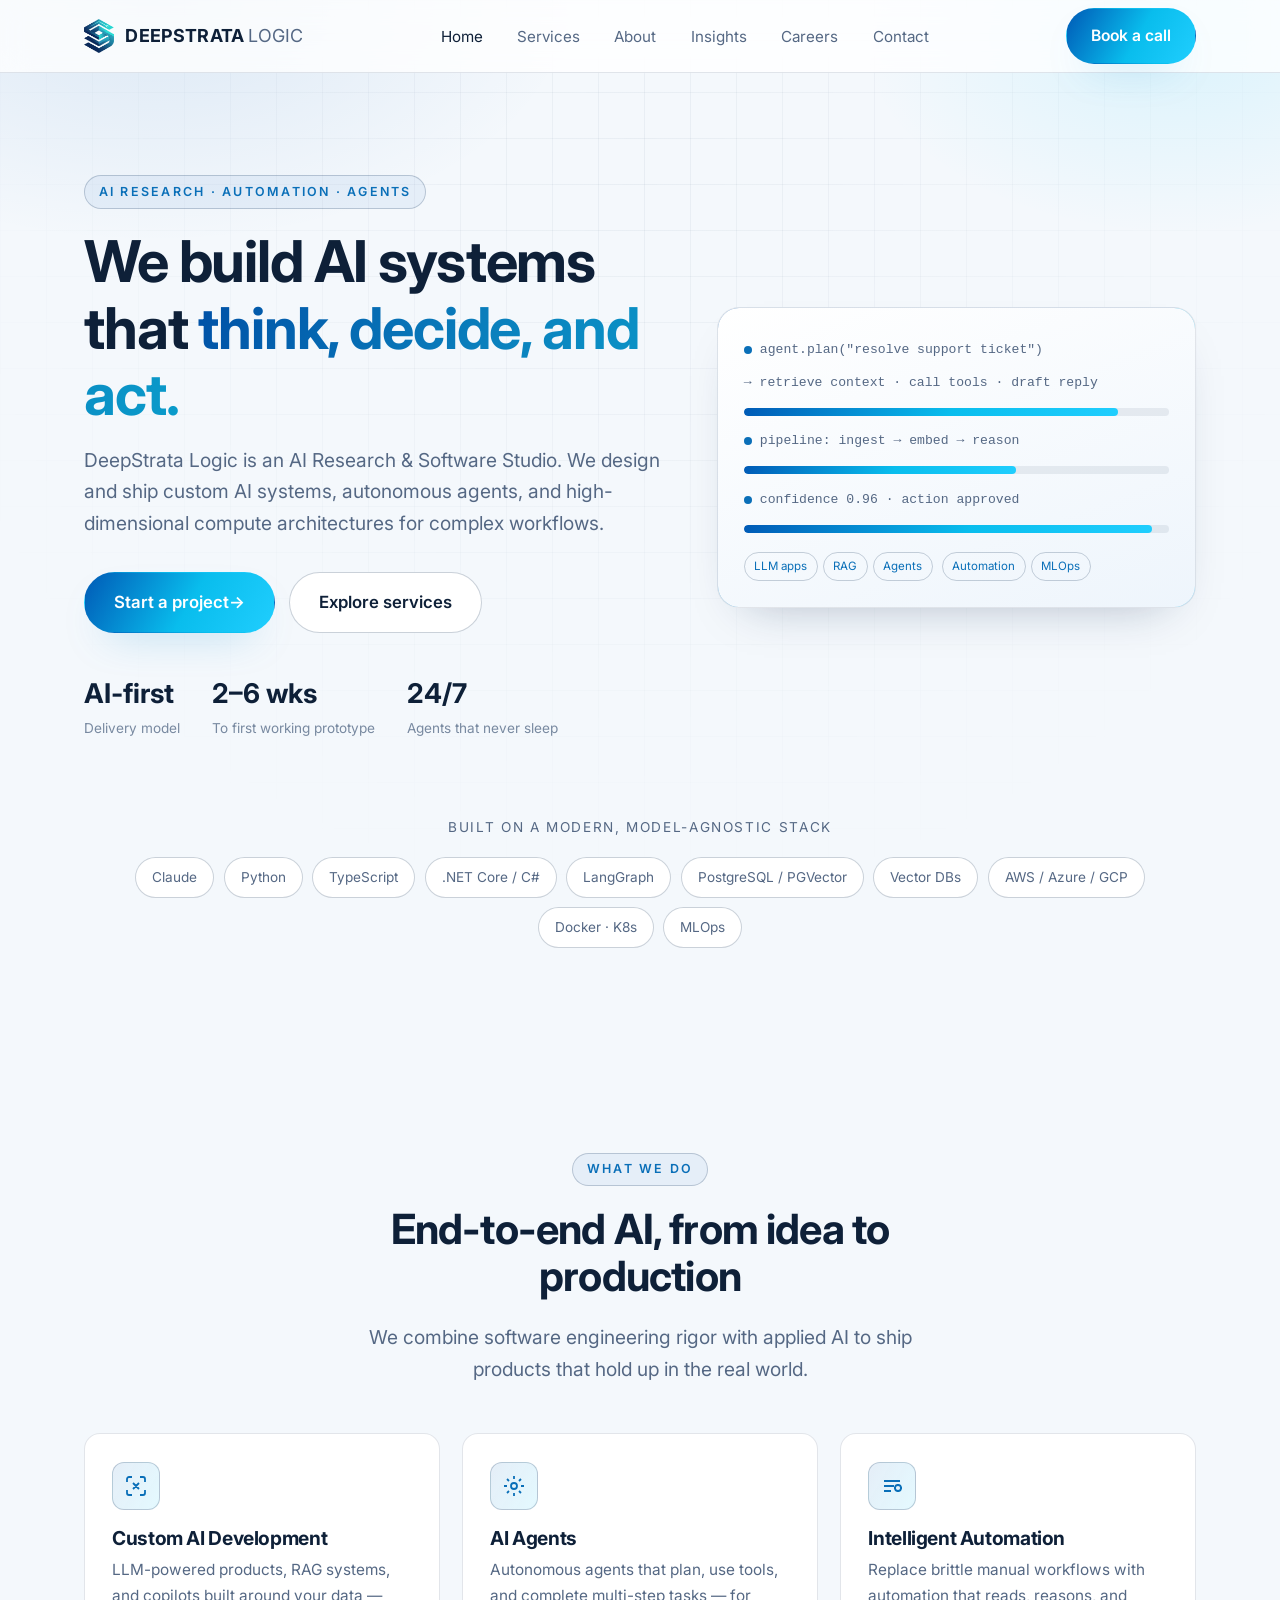
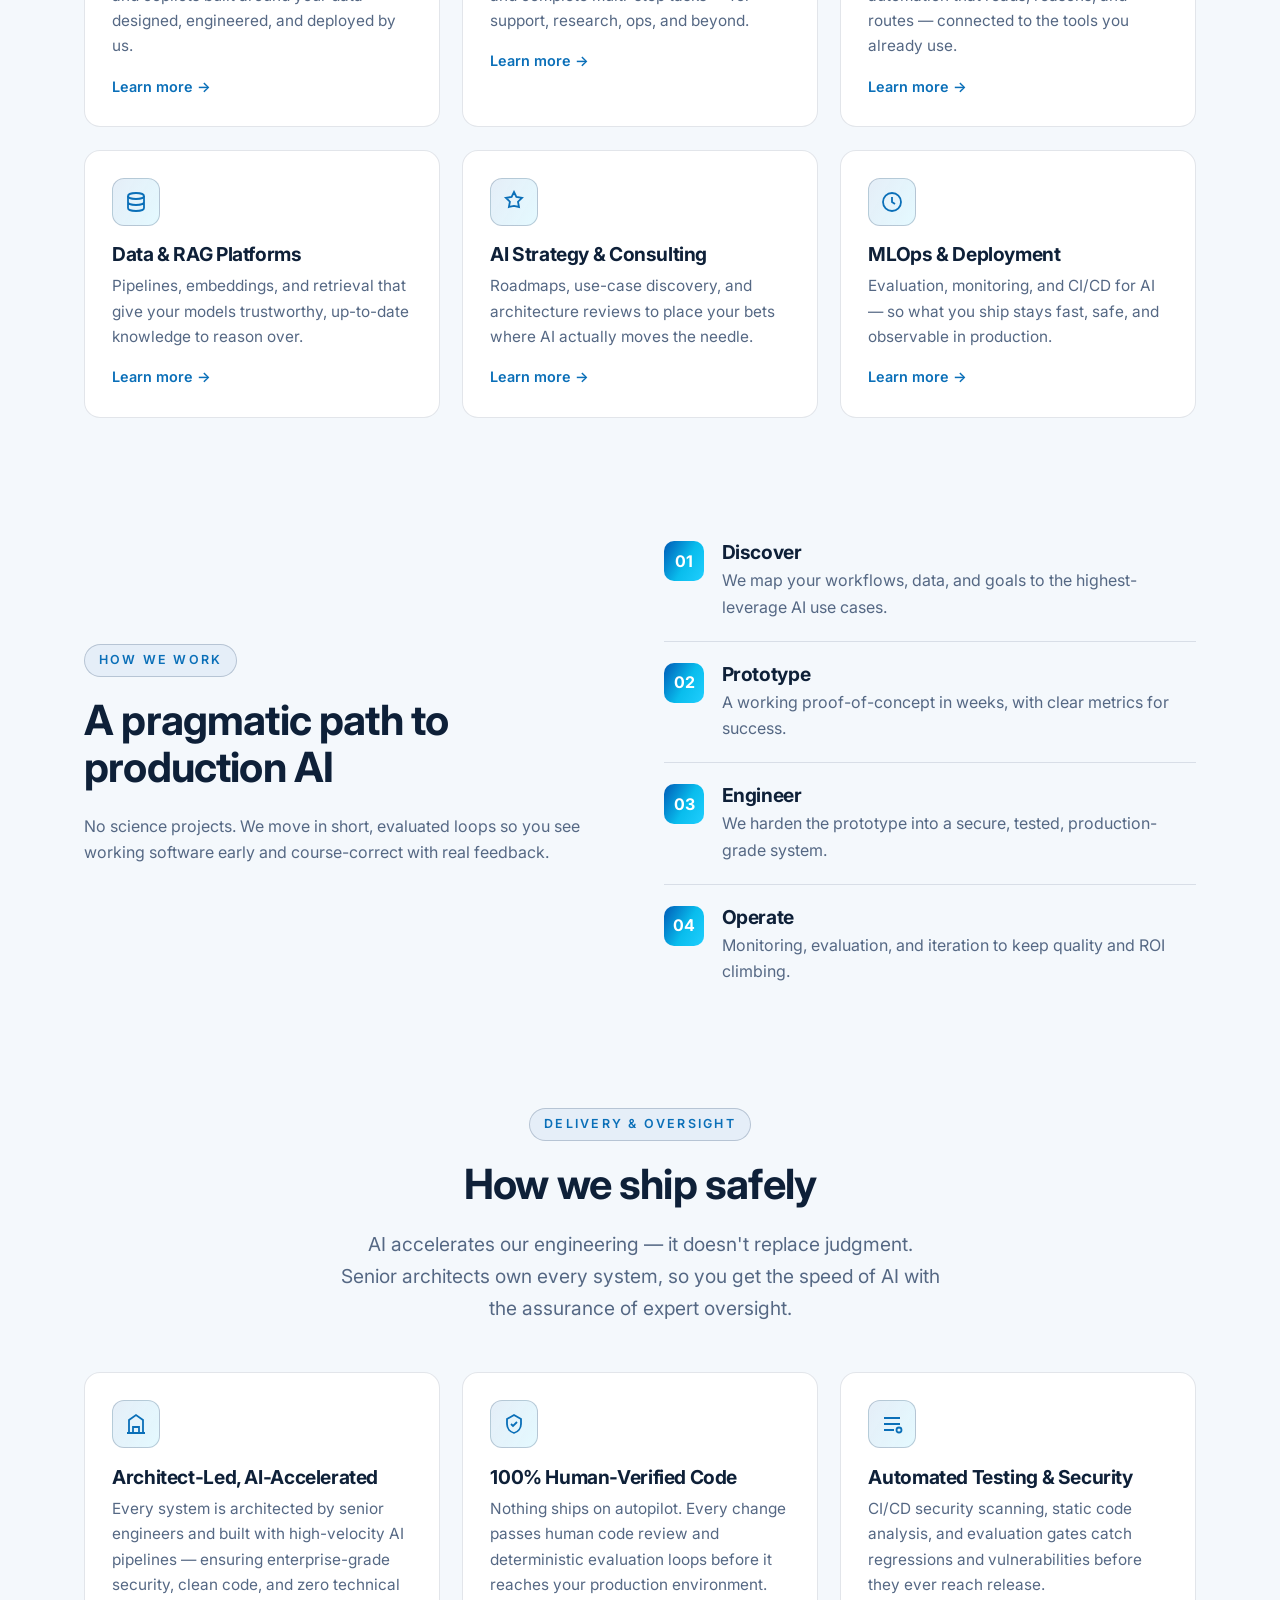
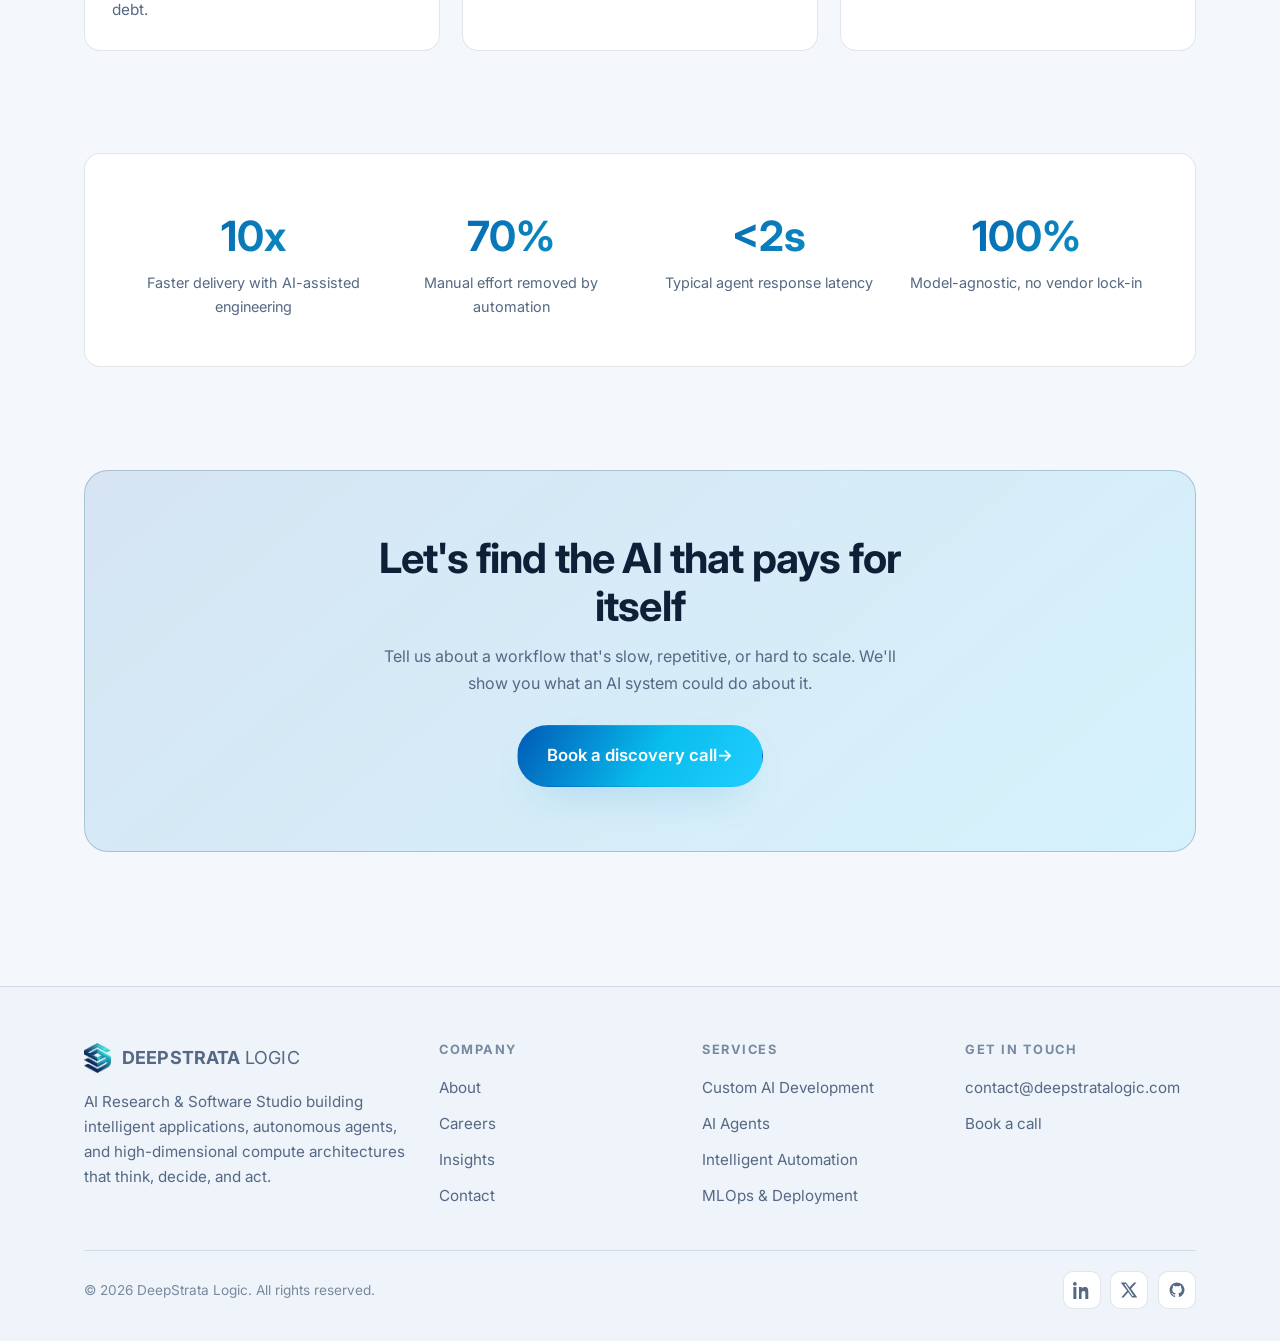
<file: index.html>
<!DOCTYPE html>
<html lang="en">
<head>
  <meta charset="UTF-8">
  <meta name="viewport" content="width=device-width, initial-scale=1.0">
  <title>DeepStrata Logic — AI Development & Intelligent Automation</title>
  <meta name="description" content="DeepStrata Logic builds custom AI systems and intelligent automation — LLM applications, autonomous agents, and workflow automation that think, decide, and act.">
  <link rel="icon" type="image/png" sizes="512x512" href="assets/favicon.png">
  <link rel="apple-touch-icon" href="assets/apple-touch-icon.png">
  <meta name="theme-color" content="#ffffff">
  <meta property="og:title" content="DeepStrata Logic — AI Development & Intelligent Automation">
  <meta property="og:description" content="Custom AI systems and intelligent automation that think, decide, and act.">
  <meta property="og:type" content="website">
  <link rel="preconnect" href="https://fonts.googleapis.com">
  <link rel="preconnect" href="https://fonts.gstatic.com" crossorigin>
  <link href="https://fonts.googleapis.com/css2?family=Inter:wght@300;400;500;600;700;800&display=swap" rel="stylesheet">
  <link rel="stylesheet" href="assets/styles.css">
</head>
<body>
  <header class="site-header">
    <div class="container nav">
      <a class="brand" href="index.html" aria-label="DeepStrata Logic home">
        <img src="assets/logo-symbol.png" alt="">
        <span class="brand-word">DEEPSTRATA <span class="thin">LOGIC</span></span>
      </a>
      <nav>
        <ul class="nav-links">
          <li><a href="index.html" class="active">Home</a></li>
          <li><a href="services.html">Services</a></li>
          <li><a href="about.html">About</a></li>
          <li><a href="blog.html">Insights</a></li>
          <li><a href="careers.html">Careers</a></li>
          <li><a href="contact.html">Contact</a></li>
          <li class="nav-links-cta"><a class="btn btn-primary" href="contact.html">Book a call</a></li>
        </ul>
      </nav>
      <div class="nav-cta">
        <a class="btn btn-primary" href="contact.html">Book a call</a>
        <button class="nav-toggle" aria-label="Toggle menu" aria-expanded="false">
          <svg viewBox="0 0 24 24" fill="none" stroke="currentColor" stroke-width="2"><path d="M4 7h16M4 12h16M4 17h16" stroke-linecap="round"/></svg>
        </button>
      </div>
    </div>
  </header>

  <main>
    <!-- HERO -->
    <section class="hero">
      <div class="container hero-grid">
        <div class="reveal">
          <span class="eyebrow">AI Research · Automation · Agents</span>
          <h1>We build AI systems that <span class="text-grad">think, decide, and act.</span></h1>
          <p class="lead">DeepStrata Logic is an AI Research &amp; Software Studio. We design and ship custom AI systems, autonomous agents, and high-dimensional compute architectures for complex workflows.</p>
          <div class="hero-actions">
            <a class="btn btn-primary btn-lg" href="contact.html"><span class="btn-arrow">Start a project</span></a>
            <a class="btn btn-ghost btn-lg" href="services.html">Explore services</a>
          </div>
          <div class="hero-stats">
            <div><div class="num">AI-first</div><div class="lbl">Delivery model</div></div>
            <div><div class="num">2&ndash;6 wks</div><div class="lbl">To first working prototype</div></div>
            <div><div class="num">24/7</div><div class="lbl">Agents that never sleep</div></div>
          </div>
        </div>
        <div class="hero-visual reveal">
          <div class="glow"></div>
          <div class="codeline"><span class="dot"></span> agent.plan("resolve support ticket")</div>
          <div class="codeline">→ retrieve context · call tools · draft reply</div>
          <div class="bar"><i style="width:88%"></i></div>
          <div class="codeline"><span class="dot"></span> pipeline: ingest → embed → reason</div>
          <div class="bar"><i style="width:64%"></i></div>
          <div class="codeline"><span class="dot"></span> confidence 0.96 · action approved</div>
          <div class="bar"><i style="width:96%"></i></div>
          <div style="margin-top:1rem">
            <span class="chip">LLM apps</span><span class="chip">RAG</span><span class="chip">Agents</span>
            <span class="chip">Automation</span><span class="chip">MLOps</span>
          </div>
        </div>
      </div>
    </section>

    <!-- TRUST / LOGO STRIP -->
    <section class="section" style="padding-top:0">
      <div class="container center">
        <p class="muted" style="font-size:.85rem;letter-spacing:.12em;text-transform:uppercase">Built on a modern, model-agnostic stack</p>
        <div class="pill-row" style="margin-top:1.2rem">
          <span class="pill">Claude</span><span class="pill">Python</span><span class="pill">TypeScript</span>
          <span class="pill">.NET Core / C#</span><span class="pill">LangGraph</span><span class="pill">PostgreSQL / PGVector</span>
          <span class="pill">Vector DBs</span><span class="pill">AWS / Azure / GCP</span><span class="pill">Docker · K8s</span>
          <span class="pill">MLOps</span>
        </div>
      </div>
    </section>

    <!-- SERVICES OVERVIEW -->
    <section class="section" id="services">
      <div class="container">
        <div class="section-head center reveal">
          <span class="eyebrow">What we do</span>
          <h2>End-to-end AI, from idea to production</h2>
          <p class="lead" style="margin-inline:auto">We combine software engineering rigor with applied AI to ship products that hold up in the real world.</p>
        </div>
        <div class="grid grid-3">
          <article class="card reveal">
            <div class="icon"><svg viewBox="0 0 24 24" fill="none" stroke="currentColor" stroke-width="1.8"><path d="M8 3H5a2 2 0 0 0-2 2v3m0 8v3a2 2 0 0 0 2 2h3m8-18h3a2 2 0 0 1 2 2v3m0 8v3a2 2 0 0 1-2 2h-3M9 9l6 6m0-6l-6 6"/></svg></div>
            <h3>Custom AI Development</h3>
            <p>LLM-powered products, RAG systems, and copilots built around your data — designed, engineered, and deployed by us.</p>
            <a class="card-link" href="services.html">Learn more →</a>
          </article>
          <article class="card reveal">
            <div class="icon"><svg viewBox="0 0 24 24" fill="none" stroke="currentColor" stroke-width="1.8"><circle cx="12" cy="12" r="3"/><path d="M12 2v3m0 14v3M2 12h3m14 0h3M5 5l2 2m10 10l2 2M19 5l-2 2M7 17l-2 2"/></svg></div>
            <h3>AI Agents</h3>
            <p>Autonomous agents that plan, use tools, and complete multi-step tasks — for support, research, ops, and beyond.</p>
            <a class="card-link" href="services.html">Learn more →</a>
          </article>
          <article class="card reveal">
            <div class="icon"><svg viewBox="0 0 24 24" fill="none" stroke="currentColor" stroke-width="1.8"><path d="M4 7h16M4 12h10M4 17h7"/><circle cx="18" cy="14" r="3"/><path d="M18 11v-1m0 8v-1m3-3h1m-8 0h1"/></svg></div>
            <h3>Intelligent Automation</h3>
            <p>Replace brittle manual workflows with automation that reads, reasons, and routes — connected to the tools you already use.</p>
            <a class="card-link" href="services.html">Learn more →</a>
          </article>
          <article class="card reveal">
            <div class="icon"><svg viewBox="0 0 24 24" fill="none" stroke="currentColor" stroke-width="1.8"><ellipse cx="12" cy="6" rx="8" ry="3"/><path d="M4 6v6c0 1.7 3.6 3 8 3s8-1.3 8-3V6M4 12v6c0 1.7 3.6 3 8 3s8-1.3 8-3v-6"/></svg></div>
            <h3>Data & RAG Platforms</h3>
            <p>Pipelines, embeddings, and retrieval that give your models trustworthy, up-to-date knowledge to reason over.</p>
            <a class="card-link" href="services.html">Learn more →</a>
          </article>
          <article class="card reveal">
            <div class="icon"><svg viewBox="0 0 24 24" fill="none" stroke="currentColor" stroke-width="1.8"><path d="M12 2l2.4 5 5.6.8-4 3.9 1 5.3L12 15.9 6.9 17l1-5.3-4-3.9L9.6 7z"/></svg></div>
            <h3>AI Strategy & Consulting</h3>
            <p>Roadmaps, use-case discovery, and architecture reviews to place your bets where AI actually moves the needle.</p>
            <a class="card-link" href="services.html">Learn more →</a>
          </article>
          <article class="card reveal">
            <div class="icon"><svg viewBox="0 0 24 24" fill="none" stroke="currentColor" stroke-width="1.8"><path d="M3 12a9 9 0 1 0 18 0 9 9 0 0 0-18 0z"/><path d="M12 7v5l3 2"/></svg></div>
            <h3>MLOps & Deployment</h3>
            <p>Evaluation, monitoring, and CI/CD for AI — so what you ship stays fast, safe, and observable in production.</p>
            <a class="card-link" href="services.html">Learn more →</a>
          </article>
        </div>
      </div>
    </section>

    <!-- PROCESS -->
    <section class="section" style="padding-top:0">
      <div class="container">
        <div class="grid grid-2" style="gap:3rem;align-items:center">
          <div class="reveal">
            <span class="eyebrow">How we work</span>
            <h2>A pragmatic path to production AI</h2>
            <p class="muted">No science projects. We move in short, evaluated loops so you see working software early and course-correct with real feedback.</p>
          </div>
          <div class="steps reveal">
            <div class="step"><div class="n"></div><div><h3>Discover</h3><p>We map your workflows, data, and goals to the highest-leverage AI use cases.</p></div></div>
            <div class="step"><div class="n"></div><div><h3>Prototype</h3><p>A working proof-of-concept in weeks, with clear metrics for success.</p></div></div>
            <div class="step"><div class="n"></div><div><h3>Engineer</h3><p>We harden the prototype into a secure, tested, production-grade system.</p></div></div>
            <div class="step"><div class="n"></div><div><h3>Operate</h3><p>Monitoring, evaluation, and iteration to keep quality and ROI climbing.</p></div></div>
          </div>
        </div>
      </div>
    </section>

    <!-- HOW WE SHIP SAFELY -->
    <section class="section" style="padding-top:0">
      <div class="container">
        <div class="section-head center reveal">
          <span class="eyebrow">Delivery &amp; oversight</span>
          <h2>How we ship safely</h2>
          <p class="lead" style="margin-inline:auto">AI accelerates our engineering — it doesn't replace judgment. Senior architects own every system, so you get the speed of AI with the assurance of expert oversight.</p>
        </div>
        <div class="grid grid-3">
          <article class="card reveal">
            <div class="icon"><svg viewBox="0 0 24 24" fill="none" stroke="currentColor" stroke-width="1.8"><path d="M3 21h18M5 21V8l7-5 7 5v13M9 21v-6h6v6"/></svg></div>
            <h3>Architect-Led, AI-Accelerated</h3>
            <p>Every system is architected by senior engineers and built with high-velocity AI pipelines — ensuring enterprise-grade security, clean code, and zero technical debt.</p>
          </article>
          <article class="card reveal">
            <div class="icon"><svg viewBox="0 0 24 24" fill="none" stroke="currentColor" stroke-width="1.8"><path d="M9 12l2 2 4-4"/><path d="M12 3l7 4v5c0 4.4-3 8-7 9-4-1-7-4.6-7-9V7z"/></svg></div>
            <h3>100% Human-Verified Code</h3>
            <p>Nothing ships on autopilot. Every change passes human code review and deterministic evaluation loops before it reaches your production environment.</p>
          </article>
          <article class="card reveal">
            <div class="icon"><svg viewBox="0 0 24 24" fill="none" stroke="currentColor" stroke-width="1.8"><path d="M4 6h16M4 12h16M4 18h10"/><circle cx="19" cy="18" r="2.5"/></svg></div>
            <h3>Automated Testing &amp; Security</h3>
            <p>CI/CD security scanning, static code analysis, and evaluation gates catch regressions and vulnerabilities before they ever reach release.</p>
          </article>
        </div>
      </div>
    </section>

    <!-- STATS -->
    <section class="section" style="padding-top:0">
      <div class="container">
        <div class="card reveal" style="padding:clamp(2rem,4vw,3rem)">
          <div class="stats-band">
            <div><div class="num text-grad">10x</div><div class="lbl">Faster delivery with AI-assisted engineering</div></div>
            <div><div class="num text-grad">70%</div><div class="lbl">Manual effort removed by automation</div></div>
            <div><div class="num text-grad">&lt;2s</div><div class="lbl">Typical agent response latency</div></div>
            <div><div class="num text-grad">100%</div><div class="lbl">Model-agnostic, no vendor lock-in</div></div>
          </div>
        </div>
      </div>
    </section>

    <!-- CTA -->
    <section class="section" style="padding-top:0">
      <div class="container">
        <div class="cta-band reveal">
          <h2>Let's find the AI that pays for itself</h2>
          <p>Tell us about a workflow that's slow, repetitive, or hard to scale. We'll show you what an AI system could do about it.</p>
          <a class="btn btn-primary btn-lg" href="contact.html"><span class="btn-arrow">Book a discovery call</span></a>
        </div>
      </div>
    </section>
  </main>

  <footer class="site-footer">
    <div class="container">
      <div class="footer-grid">
        <div class="footer-brand">
          <a class="brand" href="index.html" style="margin-bottom:1rem">
            <img src="assets/logo-symbol.png" alt="" style="height:30px;width:auto">
            <span class="brand-word">DEEPSTRATA <span class="thin">LOGIC</span></span>
          </a>
          <p>AI Research &amp; Software Studio building intelligent applications, autonomous agents, and high-dimensional compute architectures that think, decide, and act.</p>
        </div>
        <div>
          <h4>Company</h4>
          <ul>
            <li><a href="about.html">About</a></li>
            <li><a href="careers.html">Careers</a></li>
            <li><a href="blog.html">Insights</a></li>
            <li><a href="contact.html">Contact</a></li>
          </ul>
        </div>
        <div>
          <h4>Services</h4>
          <ul>
            <li><a href="services.html">Custom AI Development</a></li>
            <li><a href="services.html">AI Agents</a></li>
            <li><a href="services.html">Intelligent Automation</a></li>
            <li><a href="services.html">MLOps & Deployment</a></li>
          </ul>
        </div>
        <div>
          <h4>Get in touch</h4>
          <ul>
            <li><a href="mailto:contact@deepstratalogic.com">contact@deepstratalogic.com</a></li>
            <li><a href="contact.html">Book a call</a></li>
          </ul>
        </div>
      </div>
      <div class="footer-bottom">
        <span>© <span id="year">2026</span> DeepStrata Logic. All rights reserved.</span>
        <div class="social">
          <a href="#" aria-label="LinkedIn"><svg viewBox="0 0 24 24" fill="currentColor"><path d="M4.98 3.5A2.5 2.5 0 1 1 0 3.5a2.5 2.5 0 0 1 4.98 0zM.5 8h4V24h-4V8zM8 8h3.8v2.2h.05c.53-1 1.83-2.2 3.77-2.2 4.03 0 4.78 2.65 4.78 6.1V24h-4v-6.9c0-1.65-.03-3.77-2.3-3.77-2.3 0-2.65 1.8-2.65 3.65V24H8V8z"/></svg></a>
          <a href="#" aria-label="X"><svg viewBox="0 0 24 24" fill="currentColor"><path d="M18.9 2H22l-7.3 8.3L23 22h-6.8l-5.3-6.9L4.8 22H1.7l7.8-8.9L1 2h6.9l4.8 6.3L18.9 2zm-2.4 18h1.9L7.6 4H5.6l10.9 16z"/></svg></a>
          <a href="https://github.com/DeepStrataLogic" target="_blank" rel="noopener" aria-label="GitHub"><svg viewBox="0 0 24 24" fill="currentColor"><path d="M12 2a10 10 0 0 0-3.16 19.49c.5.09.68-.22.68-.48v-1.7c-2.78.6-3.37-1.34-3.37-1.34-.45-1.16-1.11-1.47-1.11-1.47-.9-.62.07-.6.07-.6 1 .07 1.53 1.03 1.53 1.03.9 1.53 2.34 1.09 2.91.83.09-.65.35-1.09.63-1.34-2.22-.25-4.55-1.11-4.55-4.94 0-1.09.39-1.98 1.03-2.68-.1-.25-.45-1.27.1-2.65 0 0 .84-.27 2.75 1.02a9.6 9.6 0 0 1 5 0c1.91-1.29 2.75-1.02 2.75-1.02.55 1.38.2 2.4.1 2.65.64.7 1.03 1.59 1.03 2.68 0 3.84-2.34 4.68-4.57 4.93.36.31.68.92.68 1.85v2.74c0 .27.18.58.69.48A10 10 0 0 0 12 2z"/></svg></a>
        </div>
      </div>
    </div>
  </footer>

  <script src="assets/main.js"></script>
</body>
</html>
</file>
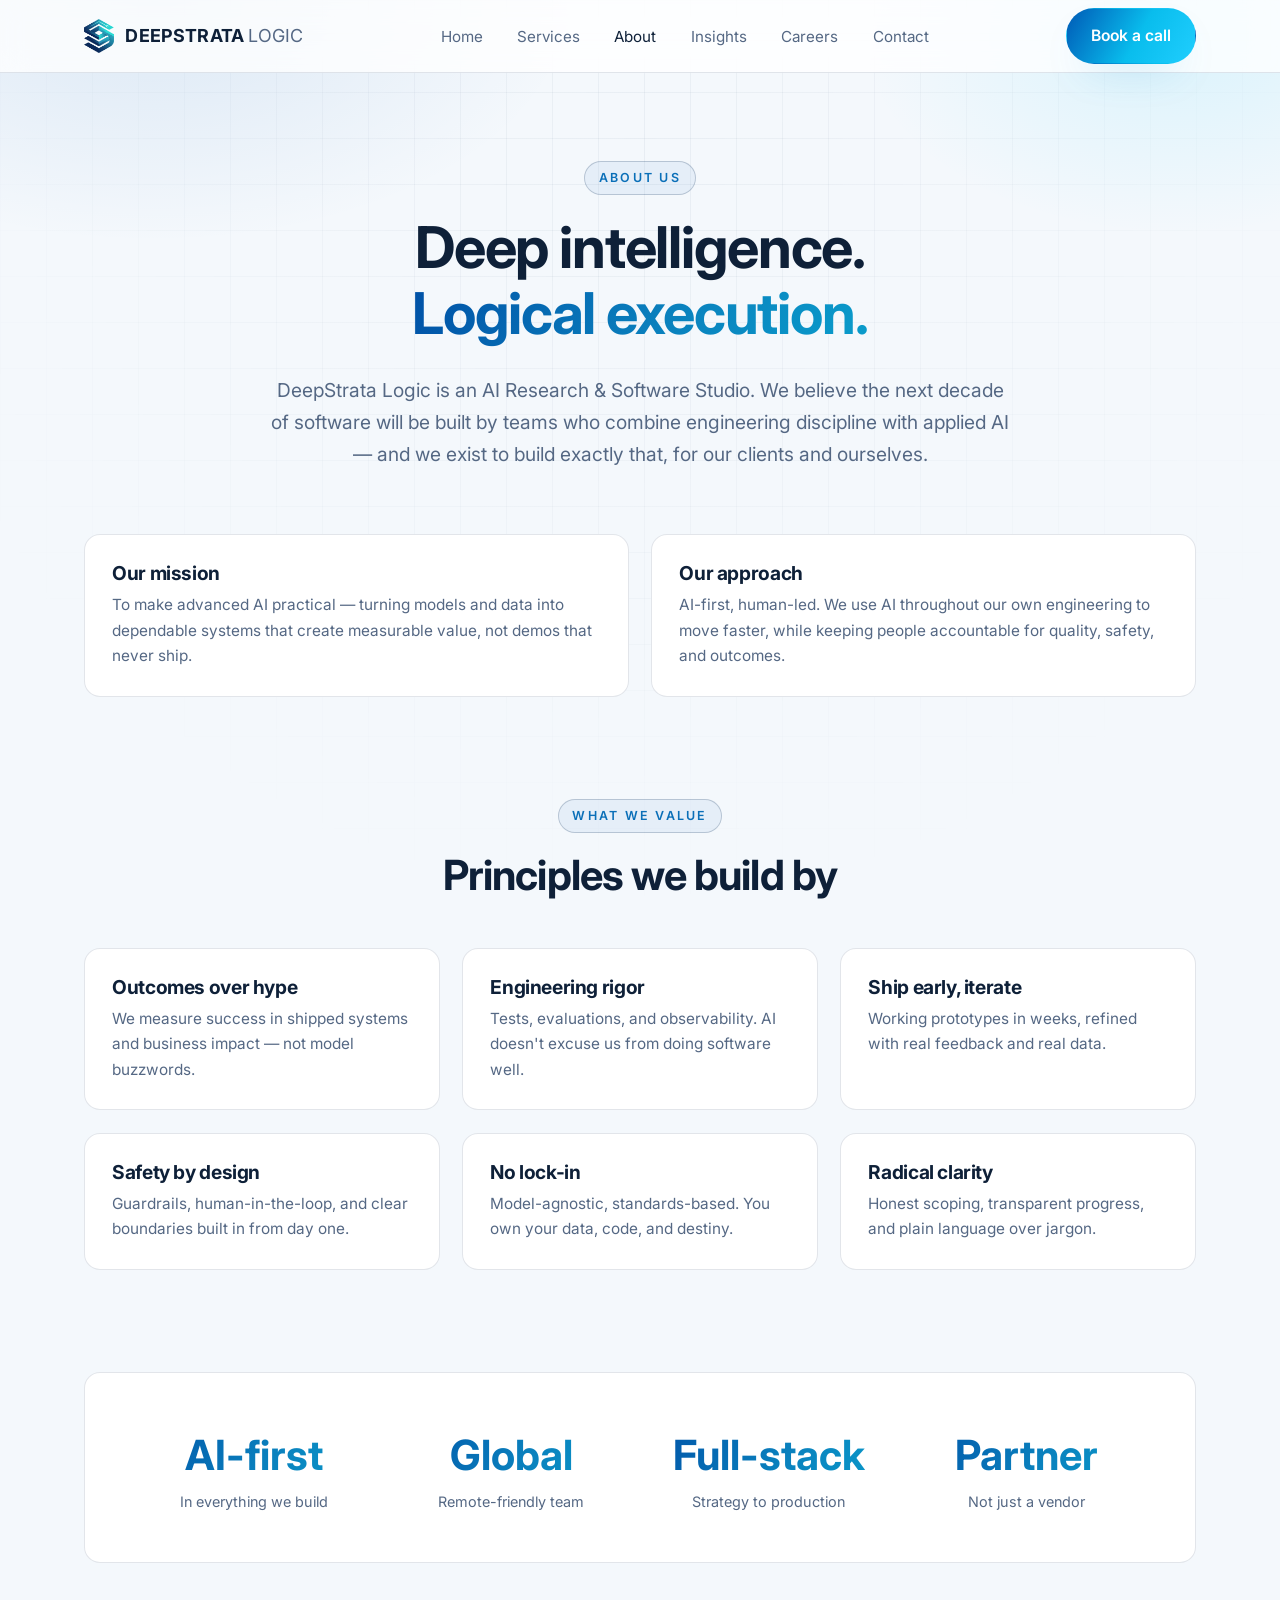
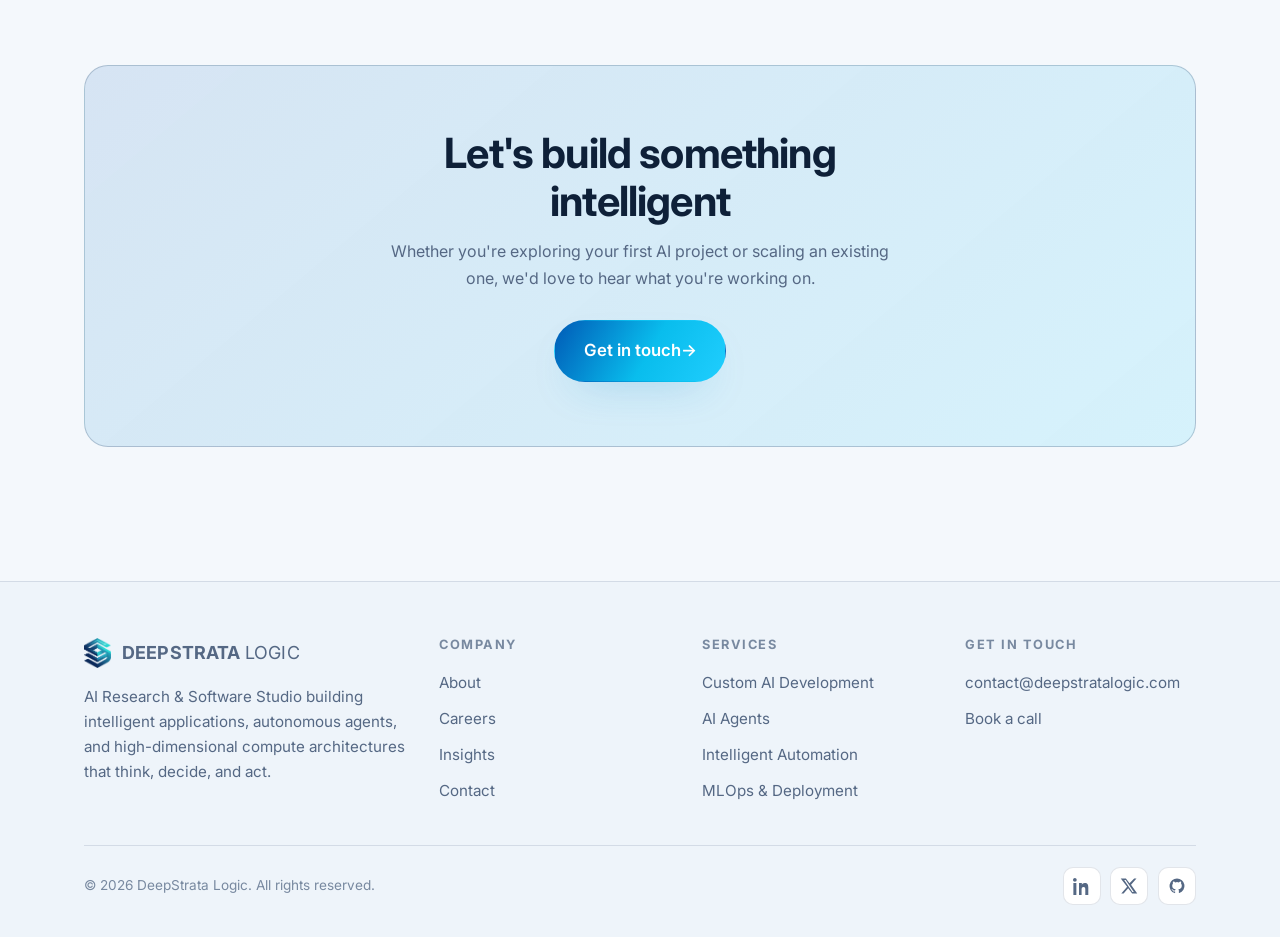
<file: about.html>
<!DOCTYPE html>
<html lang="en">
<head>
  <meta charset="UTF-8">
  <meta name="viewport" content="width=device-width, initial-scale=1.0">
  <title>About — DeepStrata Logic</title>
  <meta name="description" content="DeepStrata Logic is an AI-first software studio. Learn about our mission, values, and how we build AI systems that think, decide, and act.">
  <link rel="icon" type="image/png" sizes="512x512" href="assets/favicon.png">
  <link rel="apple-touch-icon" href="assets/apple-touch-icon.png">
  <meta name="theme-color" content="#ffffff">
  <link rel="preconnect" href="https://fonts.googleapis.com">
  <link rel="preconnect" href="https://fonts.gstatic.com" crossorigin>
  <link href="https://fonts.googleapis.com/css2?family=Inter:wght@300;400;500;600;700;800&display=swap" rel="stylesheet">
  <link rel="stylesheet" href="assets/styles.css">
</head>
<body>
  <header class="site-header">
    <div class="container nav">
      <a class="brand" href="index.html" aria-label="DeepStrata Logic home">
        <img src="assets/logo-symbol.png" alt="">
        <span class="brand-word">DEEPSTRATA <span class="thin">LOGIC</span></span>
      </a>
      <nav>
        <ul class="nav-links">
          <li><a href="index.html">Home</a></li>
          <li><a href="services.html">Services</a></li>
          <li><a href="about.html" class="active">About</a></li>
          <li><a href="blog.html">Insights</a></li>
          <li><a href="careers.html">Careers</a></li>
          <li><a href="contact.html">Contact</a></li>
          <li class="nav-links-cta"><a class="btn btn-primary" href="contact.html">Book a call</a></li>
        </ul>
      </nav>
      <div class="nav-cta">
        <a class="btn btn-primary" href="contact.html">Book a call</a>
        <button class="nav-toggle" aria-label="Toggle menu" aria-expanded="false">
          <svg viewBox="0 0 24 24" fill="none" stroke="currentColor" stroke-width="2"><path d="M4 7h16M4 12h16M4 17h16" stroke-linecap="round"/></svg>
        </button>
      </div>
    </div>
  </header>

  <main>
    <section class="page-hero">
      <div class="container">
        <span class="eyebrow reveal">About us</span>
        <h1 class="reveal">Deep intelligence.<br><span class="text-grad">Logical execution.</span></h1>
        <p class="lead reveal">DeepStrata Logic is an AI Research &amp; Software Studio. We believe the next decade of software will be built by teams who combine engineering discipline with applied AI — and we exist to build exactly that, for our clients and ourselves.</p>
      </div>
    </section>

    <section class="section" style="padding-top:1rem">
      <div class="container">
        <div class="grid grid-2" style="gap:1.4rem">
          <div class="card reveal">
            <h3>Our mission</h3>
            <p class="muted">To make advanced AI practical — turning models and data into dependable systems that create measurable value, not demos that never ship.</p>
          </div>
          <div class="card reveal">
            <h3>Our approach</h3>
            <p class="muted">AI-first, human-led. We use AI throughout our own engineering to move faster, while keeping people accountable for quality, safety, and outcomes.</p>
          </div>
        </div>
      </div>
    </section>

    <section class="section" style="padding-top:0">
      <div class="container">
        <div class="section-head center reveal">
          <span class="eyebrow">What we value</span>
          <h2>Principles we build by</h2>
        </div>
        <div class="grid grid-3">
          <div class="card reveal"><h3>Outcomes over hype</h3><p class="muted">We measure success in shipped systems and business impact — not model buzzwords.</p></div>
          <div class="card reveal"><h3>Engineering rigor</h3><p class="muted">Tests, evaluations, and observability. AI doesn't excuse us from doing software well.</p></div>
          <div class="card reveal"><h3>Ship early, iterate</h3><p class="muted">Working prototypes in weeks, refined with real feedback and real data.</p></div>
          <div class="card reveal"><h3>Safety by design</h3><p class="muted">Guardrails, human-in-the-loop, and clear boundaries built in from day one.</p></div>
          <div class="card reveal"><h3>No lock-in</h3><p class="muted">Model-agnostic, standards-based. You own your data, code, and destiny.</p></div>
          <div class="card reveal"><h3>Radical clarity</h3><p class="muted">Honest scoping, transparent progress, and plain language over jargon.</p></div>
        </div>
      </div>
    </section>

    <section class="section" style="padding-top:0">
      <div class="container">
        <div class="card reveal" style="padding:clamp(2rem,4vw,3rem)">
          <div class="stats-band">
            <div><div class="num text-grad">AI-first</div><div class="lbl">In everything we build</div></div>
            <div><div class="num text-grad">Global</div><div class="lbl">Remote-friendly team</div></div>
            <div><div class="num text-grad">Full-stack</div><div class="lbl">Strategy to production</div></div>
            <div><div class="num text-grad">Partner</div><div class="lbl">Not just a vendor</div></div>
          </div>
        </div>
      </div>
    </section>

    <section class="section" style="padding-top:0">
      <div class="container">
        <div class="cta-band reveal">
          <h2>Let's build something intelligent</h2>
          <p>Whether you're exploring your first AI project or scaling an existing one, we'd love to hear what you're working on.</p>
          <a class="btn btn-primary btn-lg" href="contact.html"><span class="btn-arrow">Get in touch</span></a>
        </div>
      </div>
    </section>
  </main>

  <footer class="site-footer">
    <div class="container">
      <div class="footer-grid">
        <div class="footer-brand">
          <a class="brand" href="index.html" style="margin-bottom:1rem">
            <img src="assets/logo-symbol.png" alt="" style="height:30px;width:auto">
            <span class="brand-word">DEEPSTRATA <span class="thin">LOGIC</span></span>
          </a>
          <p>AI Research &amp; Software Studio building intelligent applications, autonomous agents, and high-dimensional compute architectures that think, decide, and act.</p>
        </div>
        <div><h4>Company</h4><ul>
          <li><a href="about.html">About</a></li><li><a href="careers.html">Careers</a></li>
          <li><a href="blog.html">Insights</a></li><li><a href="contact.html">Contact</a></li>
        </ul></div>
        <div><h4>Services</h4><ul>
          <li><a href="services.html">Custom AI Development</a></li><li><a href="services.html">AI Agents</a></li>
          <li><a href="services.html">Intelligent Automation</a></li><li><a href="services.html">MLOps & Deployment</a></li>
        </ul></div>
        <div><h4>Get in touch</h4><ul>
          <li><a href="mailto:contact@deepstratalogic.com">contact@deepstratalogic.com</a></li>
          <li><a href="contact.html">Book a call</a></li>
        </ul></div>
      </div>
      <div class="footer-bottom">
        <span>© <span id="year">2026</span> DeepStrata Logic. All rights reserved.</span>
        <div class="social">
          <a href="#" aria-label="LinkedIn"><svg viewBox="0 0 24 24" fill="currentColor"><path d="M4.98 3.5A2.5 2.5 0 1 1 0 3.5a2.5 2.5 0 0 1 4.98 0zM.5 8h4V24h-4V8zM8 8h3.8v2.2h.05c.53-1 1.83-2.2 3.77-2.2 4.03 0 4.78 2.65 4.78 6.1V24h-4v-6.9c0-1.65-.03-3.77-2.3-3.77-2.3 0-2.65 1.8-2.65 3.65V24H8V8z"/></svg></a>
          <a href="#" aria-label="X"><svg viewBox="0 0 24 24" fill="currentColor"><path d="M18.9 2H22l-7.3 8.3L23 22h-6.8l-5.3-6.9L4.8 22H1.7l7.8-8.9L1 2h6.9l4.8 6.3L18.9 2zm-2.4 18h1.9L7.6 4H5.6l10.9 16z"/></svg></a>
          <a href="https://github.com/DeepStrataLogic" target="_blank" rel="noopener" aria-label="GitHub"><svg viewBox="0 0 24 24" fill="currentColor"><path d="M12 2a10 10 0 0 0-3.16 19.49c.5.09.68-.22.68-.48v-1.7c-2.78.6-3.37-1.34-3.37-1.34-.45-1.16-1.11-1.47-1.11-1.47-.9-.62.07-.6.07-.6 1 .07 1.53 1.03 1.53 1.03.9 1.53 2.34 1.09 2.91.83.09-.65.35-1.09.63-1.34-2.22-.25-4.55-1.11-4.55-4.94 0-1.09.39-1.98 1.03-2.68-.1-.25-.45-1.27.1-2.65 0 0 .84-.27 2.75 1.02a9.6 9.6 0 0 1 5 0c1.91-1.29 2.75-1.02 2.75-1.02.55 1.38.2 2.4.1 2.65.64.7 1.03 1.59 1.03 2.68 0 3.84-2.34 4.68-4.57 4.93.36.31.68.92.68 1.85v2.74c0 .27.18.58.69.48A10 10 0 0 0 12 2z"/></svg></a>
        </div>
      </div>
    </div>
  </footer>

  <script src="assets/main.js"></script>
</body>
</html>
</file>
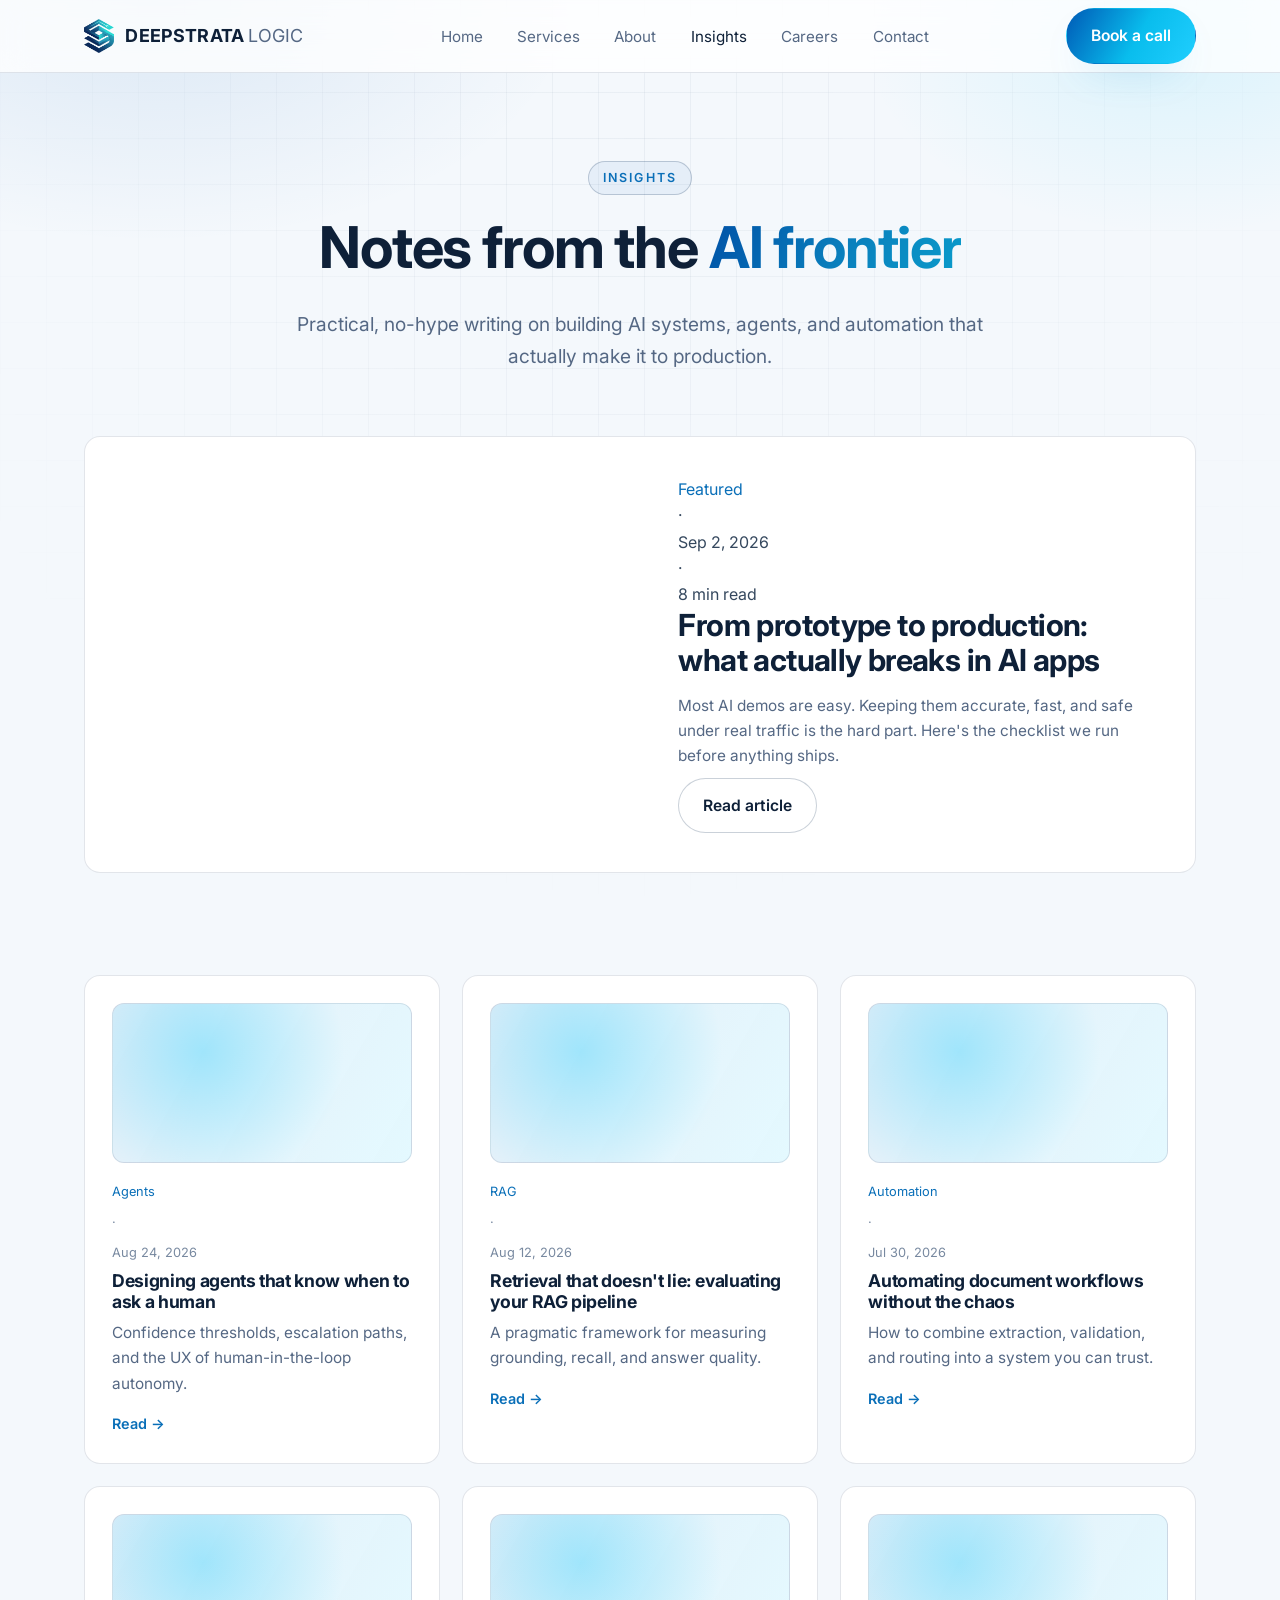
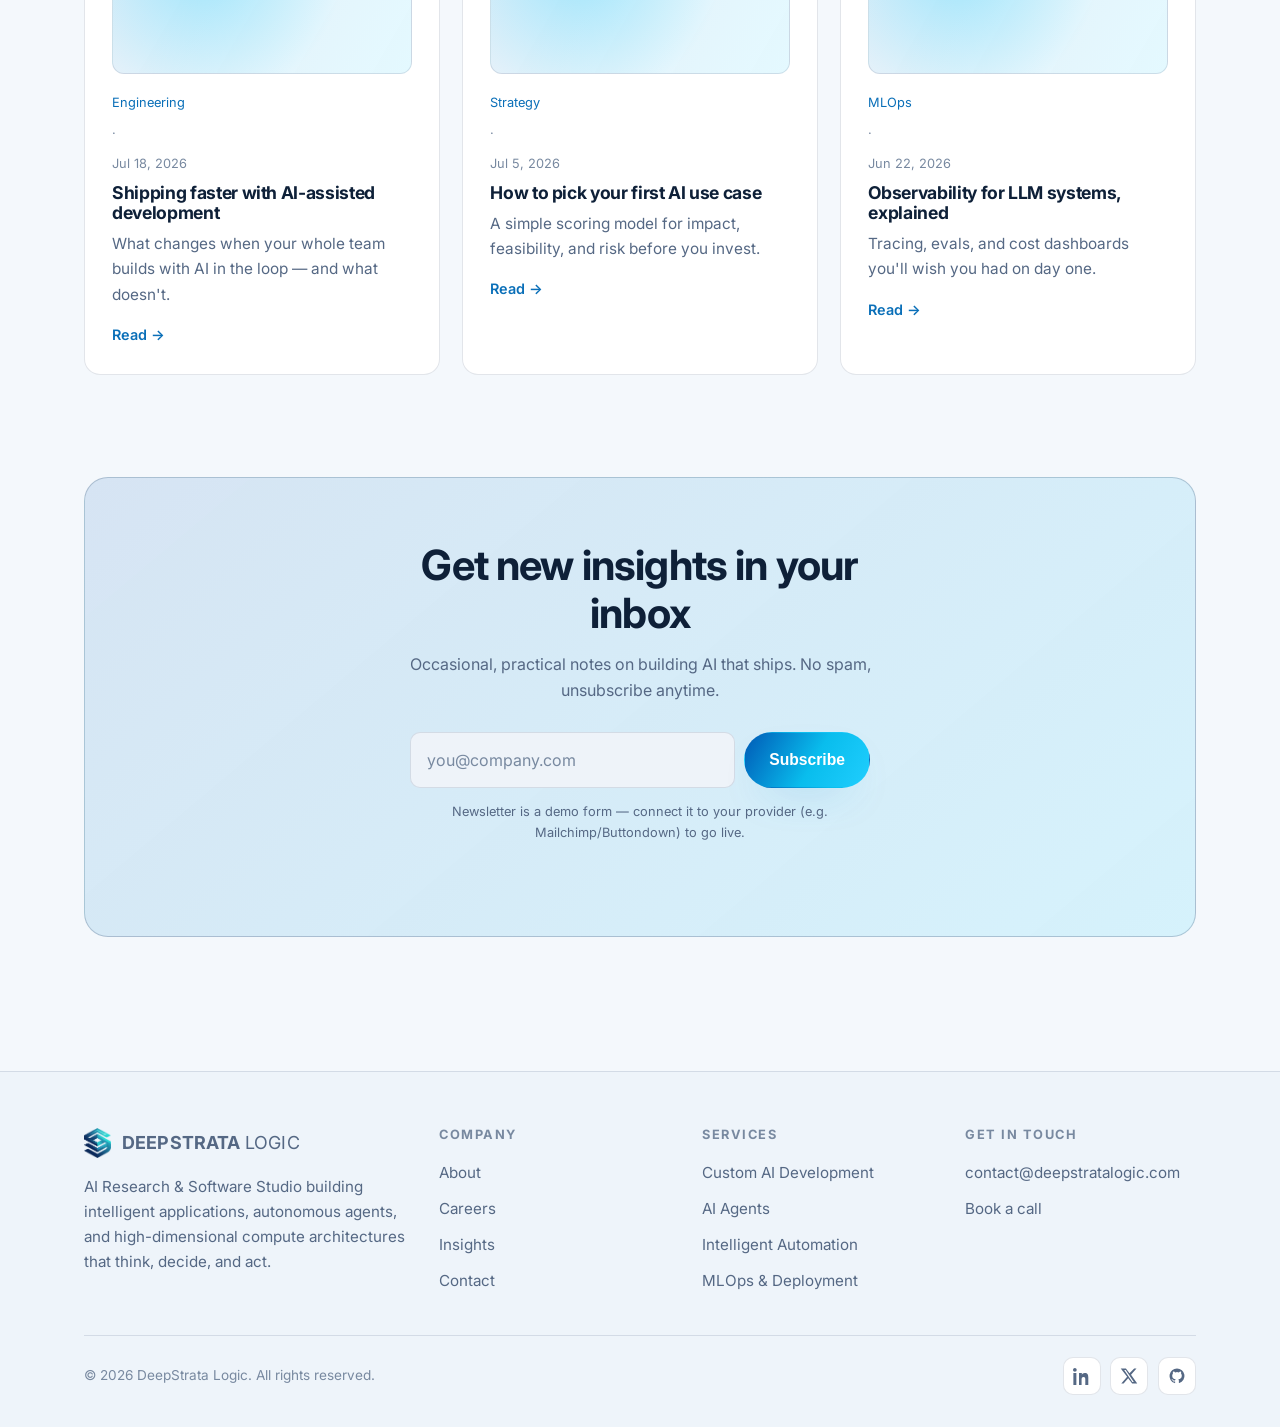
<file: blog.html>
<!DOCTYPE html>
<html lang="en">
<head>
  <meta charset="UTF-8">
  <meta name="viewport" content="width=device-width, initial-scale=1.0">
  <title>Insights — DeepStrata Logic</title>
  <meta name="description" content="Practical writing on building AI systems, agents, and automation — from the DeepStrata Logic team.">
  <link rel="icon" type="image/png" sizes="512x512" href="assets/favicon.png">
  <link rel="apple-touch-icon" href="assets/apple-touch-icon.png">
  <meta name="theme-color" content="#ffffff">
  <link rel="preconnect" href="https://fonts.googleapis.com">
  <link rel="preconnect" href="https://fonts.gstatic.com" crossorigin>
  <link href="https://fonts.googleapis.com/css2?family=Inter:wght@300;400;500;600;700;800&display=swap" rel="stylesheet">
  <link rel="stylesheet" href="assets/styles.css">
</head>
<body>
  <header class="site-header">
    <div class="container nav">
      <a class="brand" href="index.html" aria-label="DeepStrata Logic home">
        <img src="assets/logo-symbol.png" alt="">
        <span class="brand-word">DEEPSTRATA <span class="thin">LOGIC</span></span>
      </a>
      <nav>
        <ul class="nav-links">
          <li><a href="index.html">Home</a></li>
          <li><a href="services.html">Services</a></li>
          <li><a href="about.html">About</a></li>
          <li><a href="blog.html" class="active">Insights</a></li>
          <li><a href="careers.html">Careers</a></li>
          <li><a href="contact.html">Contact</a></li>
          <li class="nav-links-cta"><a class="btn btn-primary" href="contact.html">Book a call</a></li>
        </ul>
      </nav>
      <div class="nav-cta">
        <a class="btn btn-primary" href="contact.html">Book a call</a>
        <button class="nav-toggle" aria-label="Toggle menu" aria-expanded="false">
          <svg viewBox="0 0 24 24" fill="none" stroke="currentColor" stroke-width="2"><path d="M4 7h16M4 12h16M4 17h16" stroke-linecap="round"/></svg>
        </button>
      </div>
    </div>
  </header>

  <main>
    <section class="page-hero">
      <div class="container">
        <span class="eyebrow reveal">Insights</span>
        <h1 class="reveal">Notes from the <span class="text-grad">AI frontier</span></h1>
        <p class="lead reveal">Practical, no-hype writing on building AI systems, agents, and automation that actually make it to production.</p>
      </div>
    </section>

    <!-- Featured -->
    <section class="section" style="padding-top:1rem">
      <div class="container">
        <article class="card reveal" style="padding:0;overflow:hidden">
          <div class="grid grid-2" style="gap:0;align-items:stretch">
            <div class="thumb" style="height:100%;min-height:260px;border-radius:0;border:0"></div>
            <div style="padding:clamp(1.6rem,3vw,2.4rem)">
              <div class="post meta"><span class="tag">Featured</span><span>·</span><span>Sep 2, 2026</span><span>·</span><span>8 min read</span></div>
              <h2 style="font-size:clamp(1.4rem,2.4vw,1.9rem)">From prototype to production: what actually breaks in AI apps</h2>
              <p class="muted">Most AI demos are easy. Keeping them accurate, fast, and safe under real traffic is the hard part. Here's the checklist we run before anything ships.</p>
              <a class="btn btn-ghost" href="#" style="margin-top:.6rem">Read article</a>
            </div>
          </div>
        </article>
      </div>
    </section>

    <!-- Grid -->
    <section class="section" style="padding-top:0">
      <div class="container">
        <div class="grid grid-3">
          <article class="post card reveal">
            <div class="thumb"></div>
            <div class="post meta"><span class="tag">Agents</span><span>·</span><span>Aug 24, 2026</span></div>
            <h3>Designing agents that know when to ask a human</h3>
            <p class="muted">Confidence thresholds, escalation paths, and the UX of human-in-the-loop autonomy.</p>
            <a class="card-link" href="#">Read →</a>
          </article>
          <article class="post card reveal">
            <div class="thumb"></div>
            <div class="post meta"><span class="tag">RAG</span><span>·</span><span>Aug 12, 2026</span></div>
            <h3>Retrieval that doesn't lie: evaluating your RAG pipeline</h3>
            <p class="muted">A pragmatic framework for measuring grounding, recall, and answer quality.</p>
            <a class="card-link" href="#">Read →</a>
          </article>
          <article class="post card reveal">
            <div class="thumb"></div>
            <div class="post meta"><span class="tag">Automation</span><span>·</span><span>Jul 30, 2026</span></div>
            <h3>Automating document workflows without the chaos</h3>
            <p class="muted">How to combine extraction, validation, and routing into a system you can trust.</p>
            <a class="card-link" href="#">Read →</a>
          </article>
          <article class="post card reveal">
            <div class="thumb"></div>
            <div class="post meta"><span class="tag">Engineering</span><span>·</span><span>Jul 18, 2026</span></div>
            <h3>Shipping faster with AI-assisted development</h3>
            <p class="muted">What changes when your whole team builds with AI in the loop — and what doesn't.</p>
            <a class="card-link" href="#">Read →</a>
          </article>
          <article class="post card reveal">
            <div class="thumb"></div>
            <div class="post meta"><span class="tag">Strategy</span><span>·</span><span>Jul 5, 2026</span></div>
            <h3>How to pick your first AI use case</h3>
            <p class="muted">A simple scoring model for impact, feasibility, and risk before you invest.</p>
            <a class="card-link" href="#">Read →</a>
          </article>
          <article class="post card reveal">
            <div class="thumb"></div>
            <div class="post meta"><span class="tag">MLOps</span><span>·</span><span>Jun 22, 2026</span></div>
            <h3>Observability for LLM systems, explained</h3>
            <p class="muted">Tracing, evals, and cost dashboards you'll wish you had on day one.</p>
            <a class="card-link" href="#">Read →</a>
          </article>
        </div>
      </div>
    </section>

    <!-- Newsletter -->
    <section class="section" style="padding-top:0">
      <div class="container">
        <div class="cta-band reveal">
          <h2>Get new insights in your inbox</h2>
          <p>Occasional, practical notes on building AI that ships. No spam, unsubscribe anytime.</p>
          <form class="form-grid" style="max-width:460px;margin:0 auto;grid-template-columns:1fr auto;gap:.6rem" onsubmit="return false;">
            <div class="field"><label class="sr-only" for="nl-email">Email</label><input id="nl-email" type="email" placeholder="you@company.com" required></div>
            <button class="btn btn-primary" type="submit">Subscribe</button>
          </form>
          <p class="muted" style="font-size:.8rem;margin-top:.8rem">Newsletter is a demo form — connect it to your provider (e.g. Mailchimp/Buttondown) to go live.</p>
        </div>
      </div>
    </section>
  </main>

  <footer class="site-footer">
    <div class="container">
      <div class="footer-grid">
        <div class="footer-brand">
          <a class="brand" href="index.html" style="margin-bottom:1rem">
            <img src="assets/logo-symbol.png" alt="" style="height:30px;width:auto">
            <span class="brand-word">DEEPSTRATA <span class="thin">LOGIC</span></span>
          </a>
          <p>AI Research &amp; Software Studio building intelligent applications, autonomous agents, and high-dimensional compute architectures that think, decide, and act.</p>
        </div>
        <div><h4>Company</h4><ul>
          <li><a href="about.html">About</a></li><li><a href="careers.html">Careers</a></li>
          <li><a href="blog.html">Insights</a></li><li><a href="contact.html">Contact</a></li>
        </ul></div>
        <div><h4>Services</h4><ul>
          <li><a href="services.html">Custom AI Development</a></li><li><a href="services.html">AI Agents</a></li>
          <li><a href="services.html">Intelligent Automation</a></li><li><a href="services.html">MLOps & Deployment</a></li>
        </ul></div>
        <div><h4>Get in touch</h4><ul>
          <li><a href="mailto:contact@deepstratalogic.com">contact@deepstratalogic.com</a></li>
          <li><a href="contact.html">Book a call</a></li>
        </ul></div>
      </div>
      <div class="footer-bottom">
        <span>© <span id="year">2026</span> DeepStrata Logic. All rights reserved.</span>
        <div class="social">
          <a href="#" aria-label="LinkedIn"><svg viewBox="0 0 24 24" fill="currentColor"><path d="M4.98 3.5A2.5 2.5 0 1 1 0 3.5a2.5 2.5 0 0 1 4.98 0zM.5 8h4V24h-4V8zM8 8h3.8v2.2h.05c.53-1 1.83-2.2 3.77-2.2 4.03 0 4.78 2.65 4.78 6.1V24h-4v-6.9c0-1.65-.03-3.77-2.3-3.77-2.3 0-2.65 1.8-2.65 3.65V24H8V8z"/></svg></a>
          <a href="#" aria-label="X"><svg viewBox="0 0 24 24" fill="currentColor"><path d="M18.9 2H22l-7.3 8.3L23 22h-6.8l-5.3-6.9L4.8 22H1.7l7.8-8.9L1 2h6.9l4.8 6.3L18.9 2zm-2.4 18h1.9L7.6 4H5.6l10.9 16z"/></svg></a>
          <a href="https://github.com/DeepStrataLogic" target="_blank" rel="noopener" aria-label="GitHub"><svg viewBox="0 0 24 24" fill="currentColor"><path d="M12 2a10 10 0 0 0-3.16 19.49c.5.09.68-.22.68-.48v-1.7c-2.78.6-3.37-1.34-3.37-1.34-.45-1.16-1.11-1.47-1.11-1.47-.9-.62.07-.6.07-.6 1 .07 1.53 1.03 1.53 1.03.9 1.53 2.34 1.09 2.91.83.09-.65.35-1.09.63-1.34-2.22-.25-4.55-1.11-4.55-4.94 0-1.09.39-1.98 1.03-2.68-.1-.25-.45-1.27.1-2.65 0 0 .84-.27 2.75 1.02a9.6 9.6 0 0 1 5 0c1.91-1.29 2.75-1.02 2.75-1.02.55 1.38.2 2.4.1 2.65.64.7 1.03 1.59 1.03 2.68 0 3.84-2.34 4.68-4.57 4.93.36.31.68.92.68 1.85v2.74c0 .27.18.58.69.48A10 10 0 0 0 12 2z"/></svg></a>
        </div>
      </div>
    </div>
  </footer>

  <script src="assets/main.js"></script>
</body>
</html>
</file>
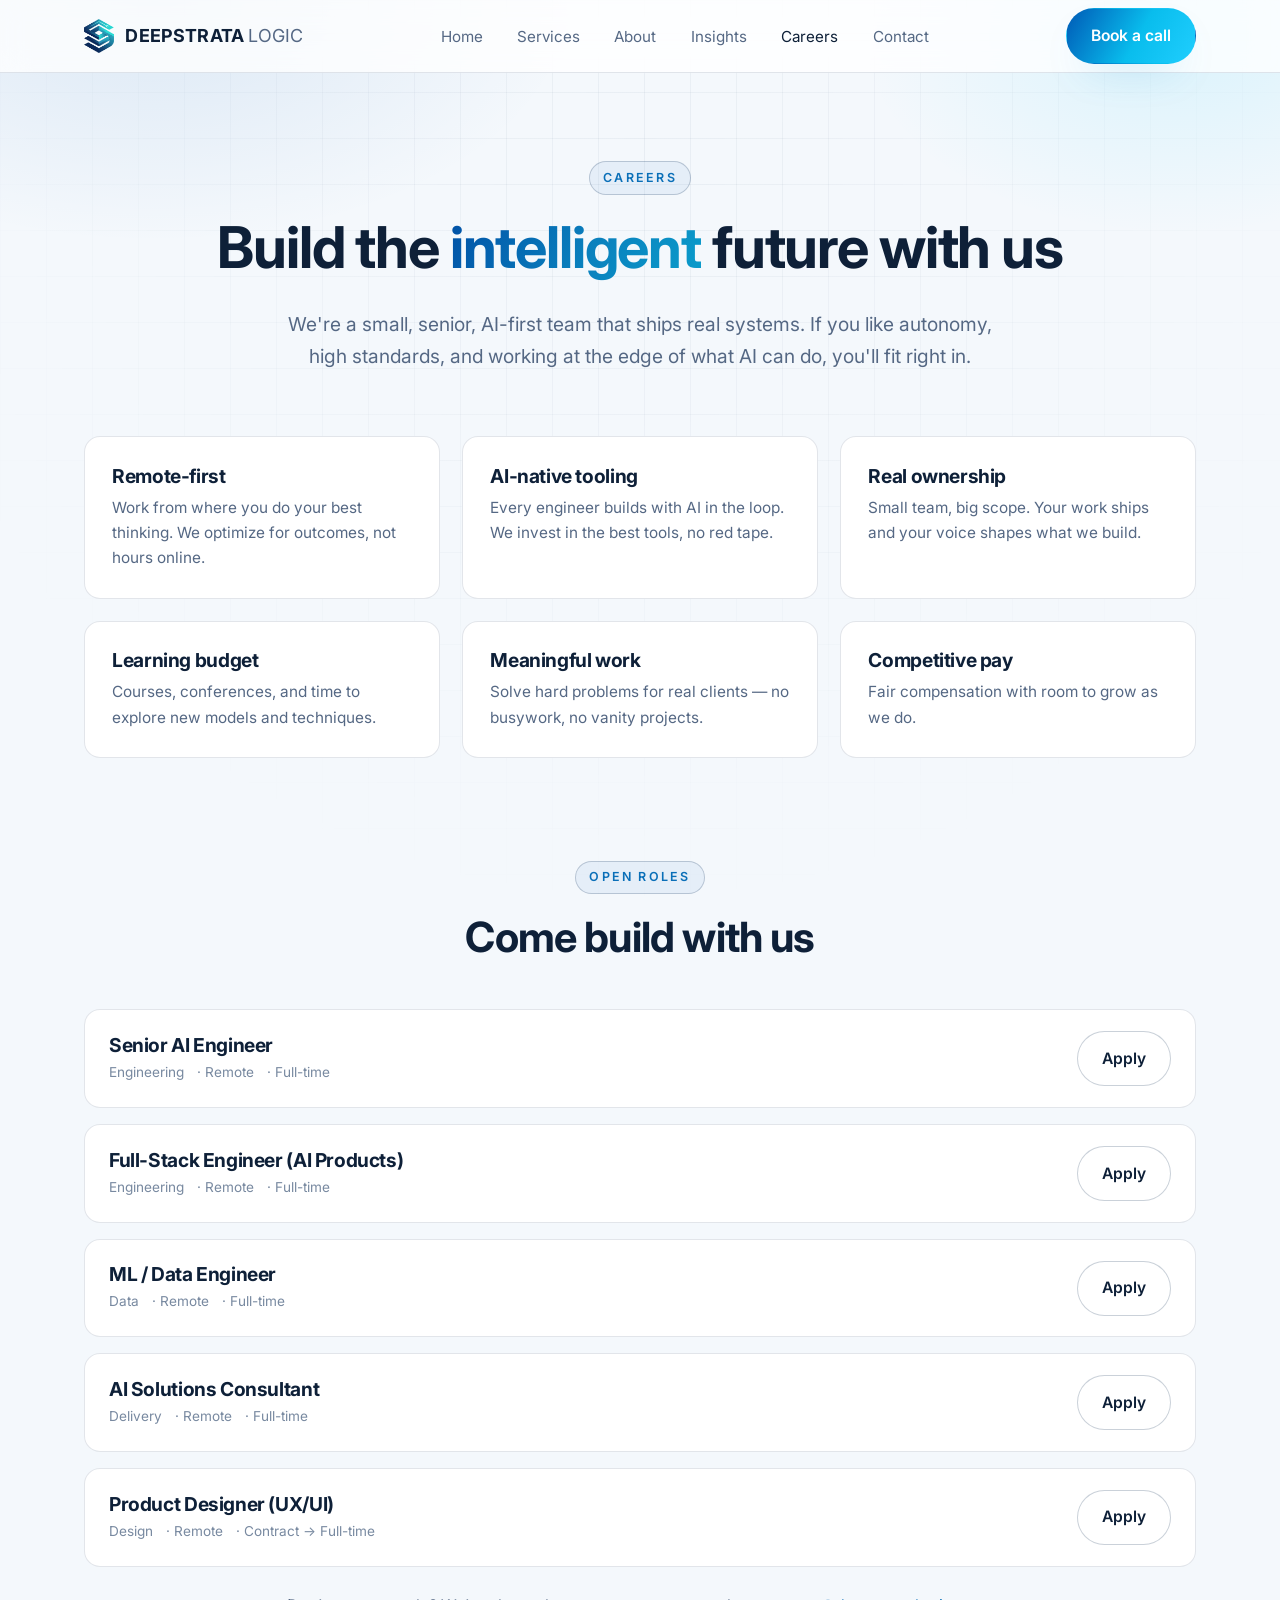
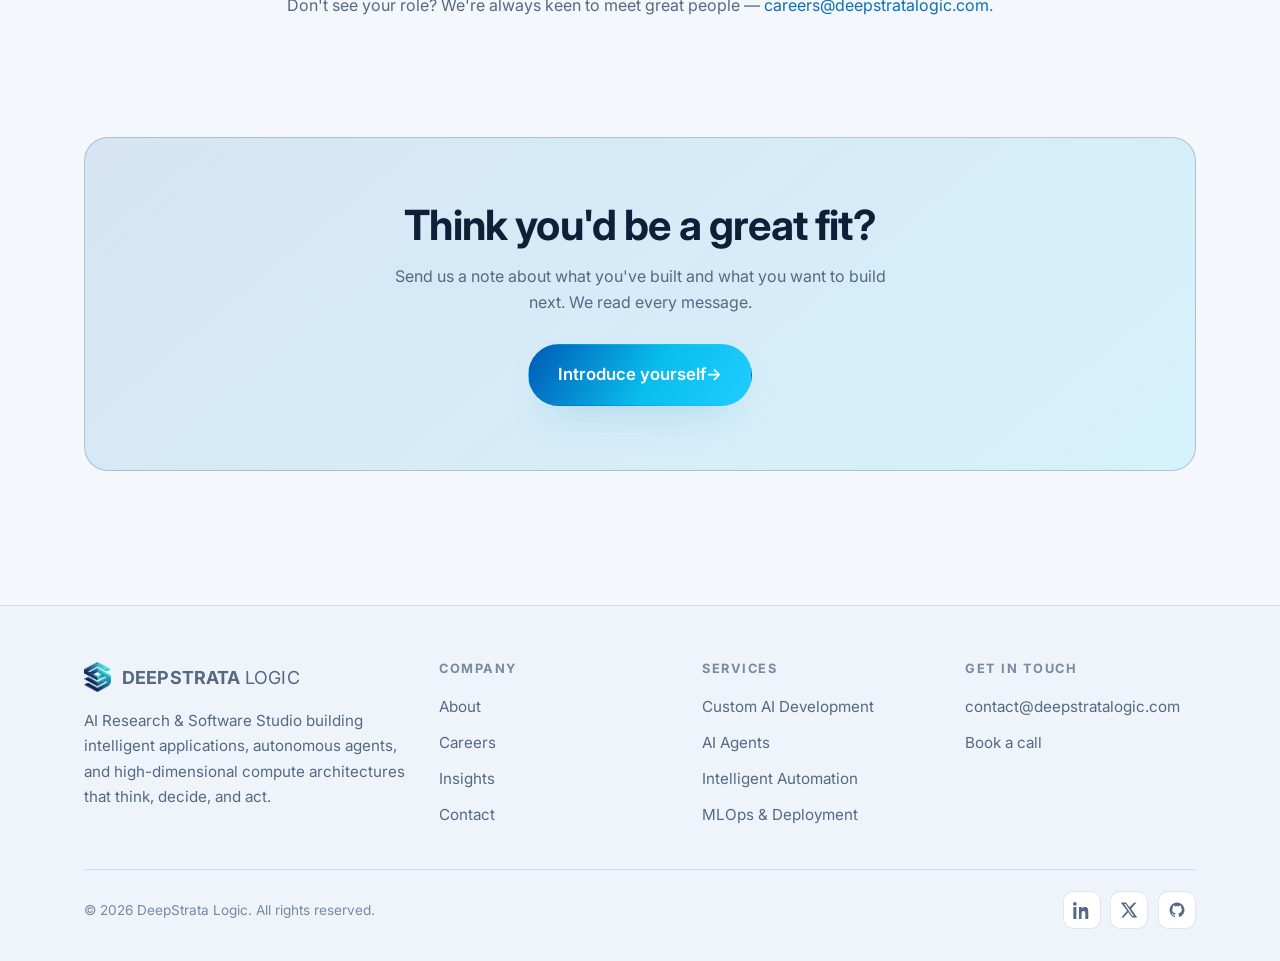
<file: careers.html>
<!DOCTYPE html>
<html lang="en">
<head>
  <meta charset="UTF-8">
  <meta name="viewport" content="width=device-width, initial-scale=1.0">
  <title>Careers — DeepStrata Logic</title>
  <meta name="description" content="Join DeepStrata Logic. We're an AI-first software studio hiring engineers and builders who want to ship intelligent systems.">
  <link rel="icon" type="image/png" sizes="512x512" href="assets/favicon.png">
  <link rel="apple-touch-icon" href="assets/apple-touch-icon.png">
  <meta name="theme-color" content="#ffffff">
  <link rel="preconnect" href="https://fonts.googleapis.com">
  <link rel="preconnect" href="https://fonts.gstatic.com" crossorigin>
  <link href="https://fonts.googleapis.com/css2?family=Inter:wght@300;400;500;600;700;800&display=swap" rel="stylesheet">
  <link rel="stylesheet" href="assets/styles.css">
</head>
<body>
  <header class="site-header">
    <div class="container nav">
      <a class="brand" href="index.html" aria-label="DeepStrata Logic home">
        <img src="assets/logo-symbol.png" alt="">
        <span class="brand-word">DEEPSTRATA <span class="thin">LOGIC</span></span>
      </a>
      <nav>
        <ul class="nav-links">
          <li><a href="index.html">Home</a></li>
          <li><a href="services.html">Services</a></li>
          <li><a href="about.html">About</a></li>
          <li><a href="blog.html">Insights</a></li>
          <li><a href="careers.html" class="active">Careers</a></li>
          <li><a href="contact.html">Contact</a></li>
          <li class="nav-links-cta"><a class="btn btn-primary" href="contact.html">Book a call</a></li>
        </ul>
      </nav>
      <div class="nav-cta">
        <a class="btn btn-primary" href="contact.html">Book a call</a>
        <button class="nav-toggle" aria-label="Toggle menu" aria-expanded="false">
          <svg viewBox="0 0 24 24" fill="none" stroke="currentColor" stroke-width="2"><path d="M4 7h16M4 12h16M4 17h16" stroke-linecap="round"/></svg>
        </button>
      </div>
    </div>
  </header>

  <main>
    <section class="page-hero">
      <div class="container">
        <span class="eyebrow reveal">Careers</span>
        <h1 class="reveal">Build the <span class="text-grad">intelligent</span> future with us</h1>
        <p class="lead reveal">We're a small, senior, AI-first team that ships real systems. If you like autonomy, high standards, and working at the edge of what AI can do, you'll fit right in.</p>
      </div>
    </section>

    <!-- Perks -->
    <section class="section" style="padding-top:1rem">
      <div class="container">
        <div class="grid grid-3">
          <div class="card reveal"><h3>Remote-first</h3><p class="muted">Work from where you do your best thinking. We optimize for outcomes, not hours online.</p></div>
          <div class="card reveal"><h3>AI-native tooling</h3><p class="muted">Every engineer builds with AI in the loop. We invest in the best tools, no red tape.</p></div>
          <div class="card reveal"><h3>Real ownership</h3><p class="muted">Small team, big scope. Your work ships and your voice shapes what we build.</p></div>
          <div class="card reveal"><h3>Learning budget</h3><p class="muted">Courses, conferences, and time to explore new models and techniques.</p></div>
          <div class="card reveal"><h3>Meaningful work</h3><p class="muted">Solve hard problems for real clients — no busywork, no vanity projects.</p></div>
          <div class="card reveal"><h3>Competitive pay</h3><p class="muted">Fair compensation with room to grow as we do.</p></div>
        </div>
      </div>
    </section>

    <!-- Open roles -->
    <section class="section" style="padding-top:0">
      <div class="container">
        <div class="section-head center reveal">
          <span class="eyebrow">Open roles</span>
          <h2>Come build with us</h2>
        </div>
        <div class="grid" style="gap:1rem">
          <a class="role reveal" href="contact.html">
            <div>
              <h3 style="margin:0">Senior AI Engineer</h3>
              <div class="role-meta"><span>Engineering</span><span>· Remote</span><span>· Full-time</span></div>
            </div>
            <span class="btn btn-ghost">Apply</span>
          </a>
          <a class="role reveal" href="contact.html">
            <div>
              <h3 style="margin:0">Full-Stack Engineer (AI Products)</h3>
              <div class="role-meta"><span>Engineering</span><span>· Remote</span><span>· Full-time</span></div>
            </div>
            <span class="btn btn-ghost">Apply</span>
          </a>
          <a class="role reveal" href="contact.html">
            <div>
              <h3 style="margin:0">ML / Data Engineer</h3>
              <div class="role-meta"><span>Data</span><span>· Remote</span><span>· Full-time</span></div>
            </div>
            <span class="btn btn-ghost">Apply</span>
          </a>
          <a class="role reveal" href="contact.html">
            <div>
              <h3 style="margin:0">AI Solutions Consultant</h3>
              <div class="role-meta"><span>Delivery</span><span>· Remote</span><span>· Full-time</span></div>
            </div>
            <span class="btn btn-ghost">Apply</span>
          </a>
          <a class="role reveal" href="contact.html">
            <div>
              <h3 style="margin:0">Product Designer (UX/UI)</h3>
              <div class="role-meta"><span>Design</span><span>· Remote</span><span>· Contract → Full-time</span></div>
            </div>
            <span class="btn btn-ghost">Apply</span>
          </a>
        </div>
        <p class="muted center" style="margin-top:1.6rem">Don't see your role? We're always keen to meet great people —
          <a href="mailto:careers@deepstratalogic.com" style="color:var(--accent)">careers@deepstratalogic.com</a>.</p>
      </div>
    </section>

    <section class="section" style="padding-top:0">
      <div class="container">
        <div class="cta-band reveal">
          <h2>Think you'd be a great fit?</h2>
          <p>Send us a note about what you've built and what you want to build next. We read every message.</p>
          <a class="btn btn-primary btn-lg" href="mailto:careers@deepstratalogic.com"><span class="btn-arrow">Introduce yourself</span></a>
        </div>
      </div>
    </section>
  </main>

  <footer class="site-footer">
    <div class="container">
      <div class="footer-grid">
        <div class="footer-brand">
          <a class="brand" href="index.html" style="margin-bottom:1rem">
            <img src="assets/logo-symbol.png" alt="" style="height:30px;width:auto">
            <span class="brand-word">DEEPSTRATA <span class="thin">LOGIC</span></span>
          </a>
          <p>AI Research &amp; Software Studio building intelligent applications, autonomous agents, and high-dimensional compute architectures that think, decide, and act.</p>
        </div>
        <div><h4>Company</h4><ul>
          <li><a href="about.html">About</a></li><li><a href="careers.html">Careers</a></li>
          <li><a href="blog.html">Insights</a></li><li><a href="contact.html">Contact</a></li>
        </ul></div>
        <div><h4>Services</h4><ul>
          <li><a href="services.html">Custom AI Development</a></li><li><a href="services.html">AI Agents</a></li>
          <li><a href="services.html">Intelligent Automation</a></li><li><a href="services.html">MLOps & Deployment</a></li>
        </ul></div>
        <div><h4>Get in touch</h4><ul>
          <li><a href="mailto:contact@deepstratalogic.com">contact@deepstratalogic.com</a></li>
          <li><a href="contact.html">Book a call</a></li>
        </ul></div>
      </div>
      <div class="footer-bottom">
        <span>© <span id="year">2026</span> DeepStrata Logic. All rights reserved.</span>
        <div class="social">
          <a href="#" aria-label="LinkedIn"><svg viewBox="0 0 24 24" fill="currentColor"><path d="M4.98 3.5A2.5 2.5 0 1 1 0 3.5a2.5 2.5 0 0 1 4.98 0zM.5 8h4V24h-4V8zM8 8h3.8v2.2h.05c.53-1 1.83-2.2 3.77-2.2 4.03 0 4.78 2.65 4.78 6.1V24h-4v-6.9c0-1.65-.03-3.77-2.3-3.77-2.3 0-2.65 1.8-2.65 3.65V24H8V8z"/></svg></a>
          <a href="#" aria-label="X"><svg viewBox="0 0 24 24" fill="currentColor"><path d="M18.9 2H22l-7.3 8.3L23 22h-6.8l-5.3-6.9L4.8 22H1.7l7.8-8.9L1 2h6.9l4.8 6.3L18.9 2zm-2.4 18h1.9L7.6 4H5.6l10.9 16z"/></svg></a>
          <a href="https://github.com/DeepStrataLogic" target="_blank" rel="noopener" aria-label="GitHub"><svg viewBox="0 0 24 24" fill="currentColor"><path d="M12 2a10 10 0 0 0-3.16 19.49c.5.09.68-.22.68-.48v-1.7c-2.78.6-3.37-1.34-3.37-1.34-.45-1.16-1.11-1.47-1.11-1.47-.9-.62.07-.6.07-.6 1 .07 1.53 1.03 1.53 1.03.9 1.53 2.34 1.09 2.91.83.09-.65.35-1.09.63-1.34-2.22-.25-4.55-1.11-4.55-4.94 0-1.09.39-1.98 1.03-2.68-.1-.25-.45-1.27.1-2.65 0 0 .84-.27 2.75 1.02a9.6 9.6 0 0 1 5 0c1.91-1.29 2.75-1.02 2.75-1.02.55 1.38.2 2.4.1 2.65.64.7 1.03 1.59 1.03 2.68 0 3.84-2.34 4.68-4.57 4.93.36.31.68.92.68 1.85v2.74c0 .27.18.58.69.48A10 10 0 0 0 12 2z"/></svg></a>
        </div>
      </div>
    </div>
  </footer>

  <script src="assets/main.js"></script>
</body>
</html>
</file>
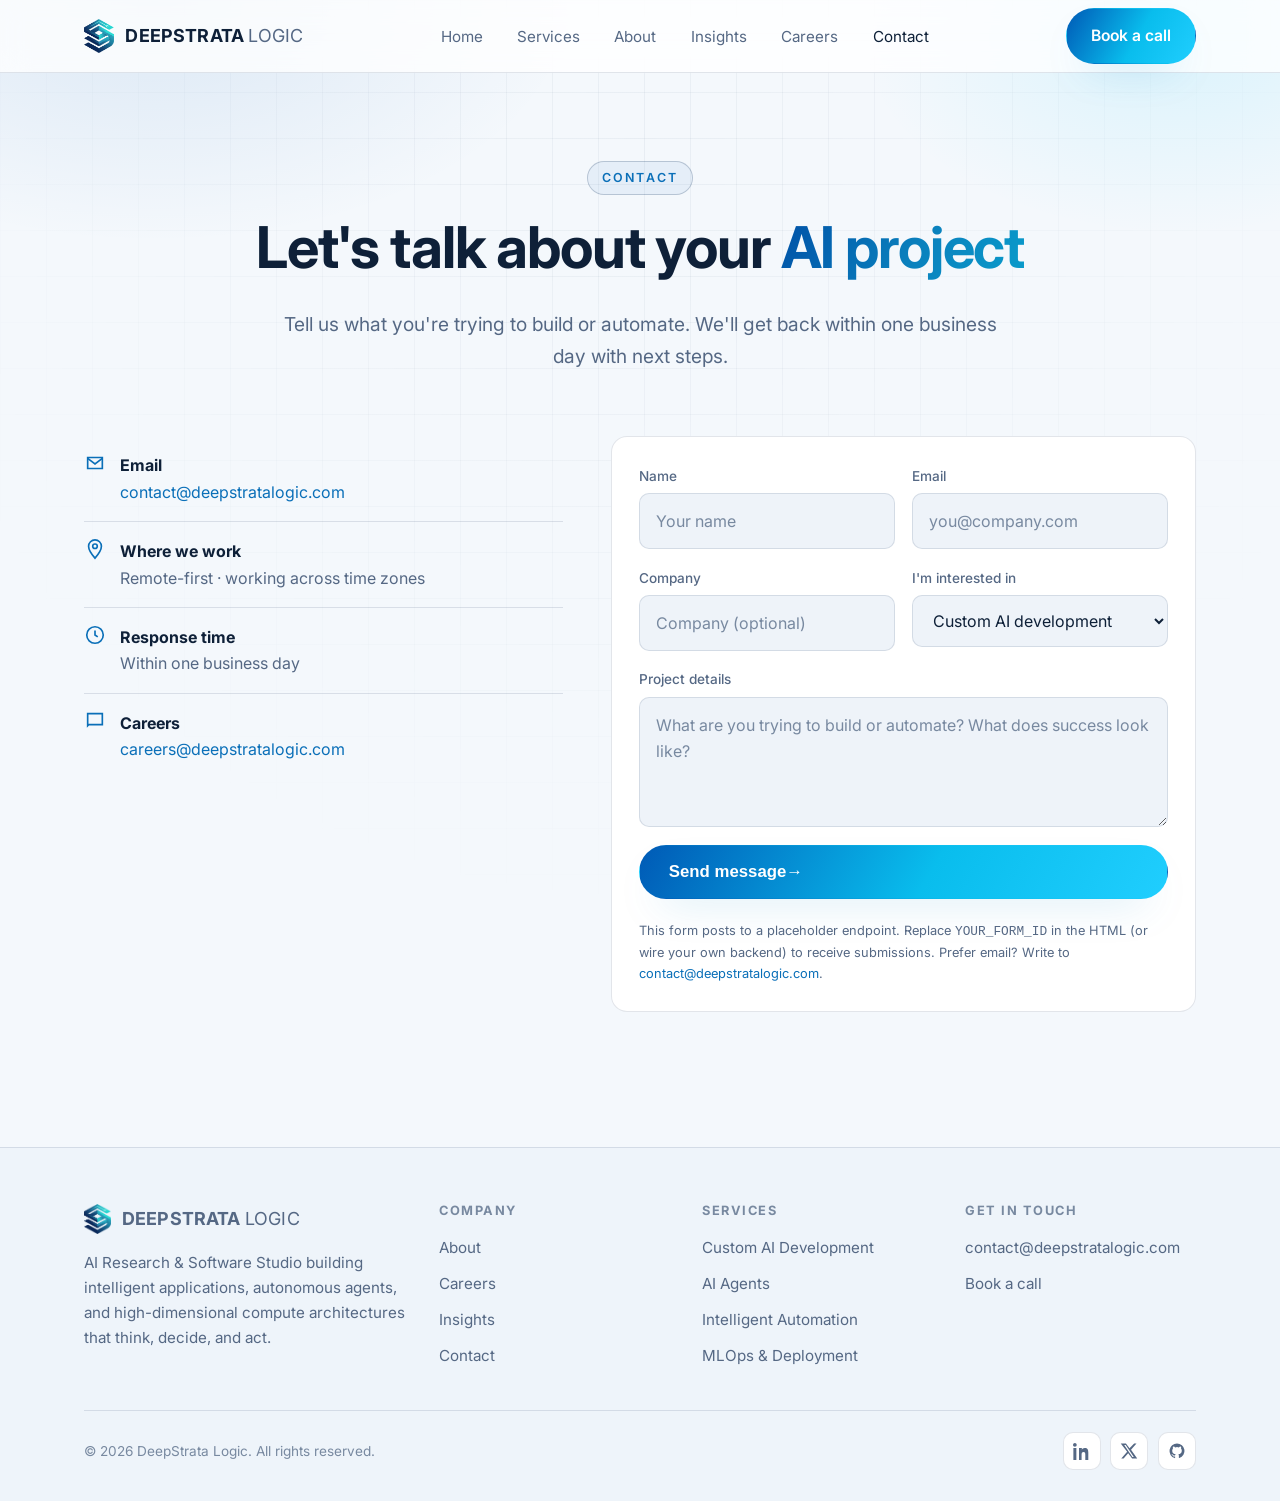
<file: contact.html>
<!DOCTYPE html>
<html lang="en">
<head>
  <meta charset="UTF-8">
  <meta name="viewport" content="width=device-width, initial-scale=1.0">
  <title>Contact — DeepStrata Logic</title>
  <meta name="description" content="Get in touch with DeepStrata Logic. Tell us about your AI project or workflow and we'll help you scope it.">
  <link rel="icon" type="image/png" sizes="512x512" href="assets/favicon.png">
  <link rel="apple-touch-icon" href="assets/apple-touch-icon.png">
  <meta name="theme-color" content="#ffffff">
  <link rel="preconnect" href="https://fonts.googleapis.com">
  <link rel="preconnect" href="https://fonts.gstatic.com" crossorigin>
  <link href="https://fonts.googleapis.com/css2?family=Inter:wght@300;400;500;600;700;800&display=swap" rel="stylesheet">
  <link rel="stylesheet" href="assets/styles.css">
</head>
<body>
  <header class="site-header">
    <div class="container nav">
      <a class="brand" href="index.html" aria-label="DeepStrata Logic home">
        <img src="assets/logo-symbol.png" alt="">
        <span class="brand-word">DEEPSTRATA <span class="thin">LOGIC</span></span>
      </a>
      <nav>
        <ul class="nav-links">
          <li><a href="index.html">Home</a></li>
          <li><a href="services.html">Services</a></li>
          <li><a href="about.html">About</a></li>
          <li><a href="blog.html">Insights</a></li>
          <li><a href="careers.html">Careers</a></li>
          <li><a href="contact.html" class="active">Contact</a></li>
          <li class="nav-links-cta"><a class="btn btn-primary" href="contact.html">Book a call</a></li>
        </ul>
      </nav>
      <div class="nav-cta">
        <a class="btn btn-primary" href="contact.html">Book a call</a>
        <button class="nav-toggle" aria-label="Toggle menu" aria-expanded="false">
          <svg viewBox="0 0 24 24" fill="none" stroke="currentColor" stroke-width="2"><path d="M4 7h16M4 12h16M4 17h16" stroke-linecap="round"/></svg>
        </button>
      </div>
    </div>
  </header>

  <main>
    <section class="page-hero">
      <div class="container">
        <span class="eyebrow reveal">Contact</span>
        <h1 class="reveal">Let's talk about your <span class="text-grad">AI project</span></h1>
        <p class="lead reveal">Tell us what you're trying to build or automate. We'll get back within one business day with next steps.</p>
      </div>
    </section>

    <section class="section" style="padding-top:1rem">
      <div class="container">
        <div class="contact-grid">
          <div class="contact-info reveal">
            <div class="item">
              <span class="ic"><svg viewBox="0 0 24 24" width="22" height="22" fill="none" stroke="currentColor" stroke-width="1.8"><path d="M4 6h16v12H4z"/><path d="m4 7 8 6 8-6"/></svg></span>
              <div><strong>Email</strong><br><a href="mailto:contact@deepstratalogic.com">contact@deepstratalogic.com</a></div>
            </div>
            <div class="item">
              <span class="ic"><svg viewBox="0 0 24 24" width="22" height="22" fill="none" stroke="currentColor" stroke-width="1.8"><path d="M12 2a7 7 0 0 0-7 7c0 5 7 13 7 13s7-8 7-13a7 7 0 0 0-7-7z"/><circle cx="12" cy="9" r="2.5"/></svg></span>
              <div><strong>Where we work</strong><br><span class="muted">Remote-first · working across time zones</span></div>
            </div>
            <div class="item">
              <span class="ic"><svg viewBox="0 0 24 24" width="22" height="22" fill="none" stroke="currentColor" stroke-width="1.8"><circle cx="12" cy="12" r="9"/><path d="M12 7v5l3 2"/></svg></span>
              <div><strong>Response time</strong><br><span class="muted">Within one business day</span></div>
            </div>
            <div class="item">
              <span class="ic"><svg viewBox="0 0 24 24" width="22" height="22" fill="none" stroke="currentColor" stroke-width="1.8"><path d="M4 4h16v12H5.2L4 17.2z"/></svg></span>
              <div><strong>Careers</strong><br><a href="mailto:careers@deepstratalogic.com">careers@deepstratalogic.com</a></div>
            </div>
          </div>

          <div class="card reveal">
            <!-- To go live: create a form on https://formspree.io and replace YOUR_FORM_ID below,
                 or point the action at your own endpoint. -->
            <form class="form-grid" action="https://formspree.io/f/YOUR_FORM_ID" method="POST">
              <div class="grid grid-2" style="gap:1.1rem">
                <div class="field"><label for="name">Name</label><input id="name" name="name" type="text" placeholder="Your name" required></div>
                <div class="field"><label for="email">Email</label><input id="email" name="email" type="email" placeholder="you@company.com" required></div>
              </div>
              <div class="grid grid-2" style="gap:1.1rem">
                <div class="field"><label for="company">Company</label><input id="company" name="company" type="text" placeholder="Company (optional)"></div>
                <div class="field">
                  <label for="topic">I'm interested in</label>
                  <select id="topic" name="topic">
                    <option>Custom AI development</option>
                    <option>AI agents &amp; autonomy</option>
                    <option>Intelligent automation</option>
                    <option>Data &amp; RAG platform</option>
                    <option>AI strategy &amp; consulting</option>
                    <option>Something else</option>
                  </select>
                </div>
              </div>
              <div class="field"><label for="message">Project details</label><textarea id="message" name="message" placeholder="What are you trying to build or automate? What does success look like?" required></textarea></div>
              <button class="btn btn-primary btn-lg" type="submit"><span class="btn-arrow">Send message</span></button>
              <p class="muted" style="font-size:.8rem;margin:.2rem 0 0">This form posts to a placeholder endpoint. Replace <code>YOUR_FORM_ID</code> in the HTML (or wire your own backend) to receive submissions. Prefer email? Write to <a href="mailto:contact@deepstratalogic.com" style="color:var(--accent)">contact@deepstratalogic.com</a>.</p>
            </form>
          </div>
        </div>
      </div>
    </section>
  </main>

  <footer class="site-footer">
    <div class="container">
      <div class="footer-grid">
        <div class="footer-brand">
          <a class="brand" href="index.html" style="margin-bottom:1rem">
            <img src="assets/logo-symbol.png" alt="" style="height:30px;width:auto">
            <span class="brand-word">DEEPSTRATA <span class="thin">LOGIC</span></span>
          </a>
          <p>AI Research &amp; Software Studio building intelligent applications, autonomous agents, and high-dimensional compute architectures that think, decide, and act.</p>
        </div>
        <div><h4>Company</h4><ul>
          <li><a href="about.html">About</a></li><li><a href="careers.html">Careers</a></li>
          <li><a href="blog.html">Insights</a></li><li><a href="contact.html">Contact</a></li>
        </ul></div>
        <div><h4>Services</h4><ul>
          <li><a href="services.html">Custom AI Development</a></li><li><a href="services.html">AI Agents</a></li>
          <li><a href="services.html">Intelligent Automation</a></li><li><a href="services.html">MLOps & Deployment</a></li>
        </ul></div>
        <div><h4>Get in touch</h4><ul>
          <li><a href="mailto:contact@deepstratalogic.com">contact@deepstratalogic.com</a></li>
          <li><a href="contact.html">Book a call</a></li>
        </ul></div>
      </div>
      <div class="footer-bottom">
        <span>© <span id="year">2026</span> DeepStrata Logic. All rights reserved.</span>
        <div class="social">
          <a href="#" aria-label="LinkedIn"><svg viewBox="0 0 24 24" fill="currentColor"><path d="M4.98 3.5A2.5 2.5 0 1 1 0 3.5a2.5 2.5 0 0 1 4.98 0zM.5 8h4V24h-4V8zM8 8h3.8v2.2h.05c.53-1 1.83-2.2 3.77-2.2 4.03 0 4.78 2.65 4.78 6.1V24h-4v-6.9c0-1.65-.03-3.77-2.3-3.77-2.3 0-2.65 1.8-2.65 3.65V24H8V8z"/></svg></a>
          <a href="#" aria-label="X"><svg viewBox="0 0 24 24" fill="currentColor"><path d="M18.9 2H22l-7.3 8.3L23 22h-6.8l-5.3-6.9L4.8 22H1.7l7.8-8.9L1 2h6.9l4.8 6.3L18.9 2zm-2.4 18h1.9L7.6 4H5.6l10.9 16z"/></svg></a>
          <a href="https://github.com/DeepStrataLogic" target="_blank" rel="noopener" aria-label="GitHub"><svg viewBox="0 0 24 24" fill="currentColor"><path d="M12 2a10 10 0 0 0-3.16 19.49c.5.09.68-.22.68-.48v-1.7c-2.78.6-3.37-1.34-3.37-1.34-.45-1.16-1.11-1.47-1.11-1.47-.9-.62.07-.6.07-.6 1 .07 1.53 1.03 1.53 1.03.9 1.53 2.34 1.09 2.91.83.09-.65.35-1.09.63-1.34-2.22-.25-4.55-1.11-4.55-4.94 0-1.09.39-1.98 1.03-2.68-.1-.25-.45-1.27.1-2.65 0 0 .84-.27 2.75 1.02a9.6 9.6 0 0 1 5 0c1.91-1.29 2.75-1.02 2.75-1.02.55 1.38.2 2.4.1 2.65.64.7 1.03 1.59 1.03 2.68 0 3.84-2.34 4.68-4.57 4.93.36.31.68.92.68 1.85v2.74c0 .27.18.58.69.48A10 10 0 0 0 12 2z"/></svg></a>
        </div>
      </div>
    </div>
  </footer>

  <script src="assets/main.js"></script>
</body>
</html>
</file>
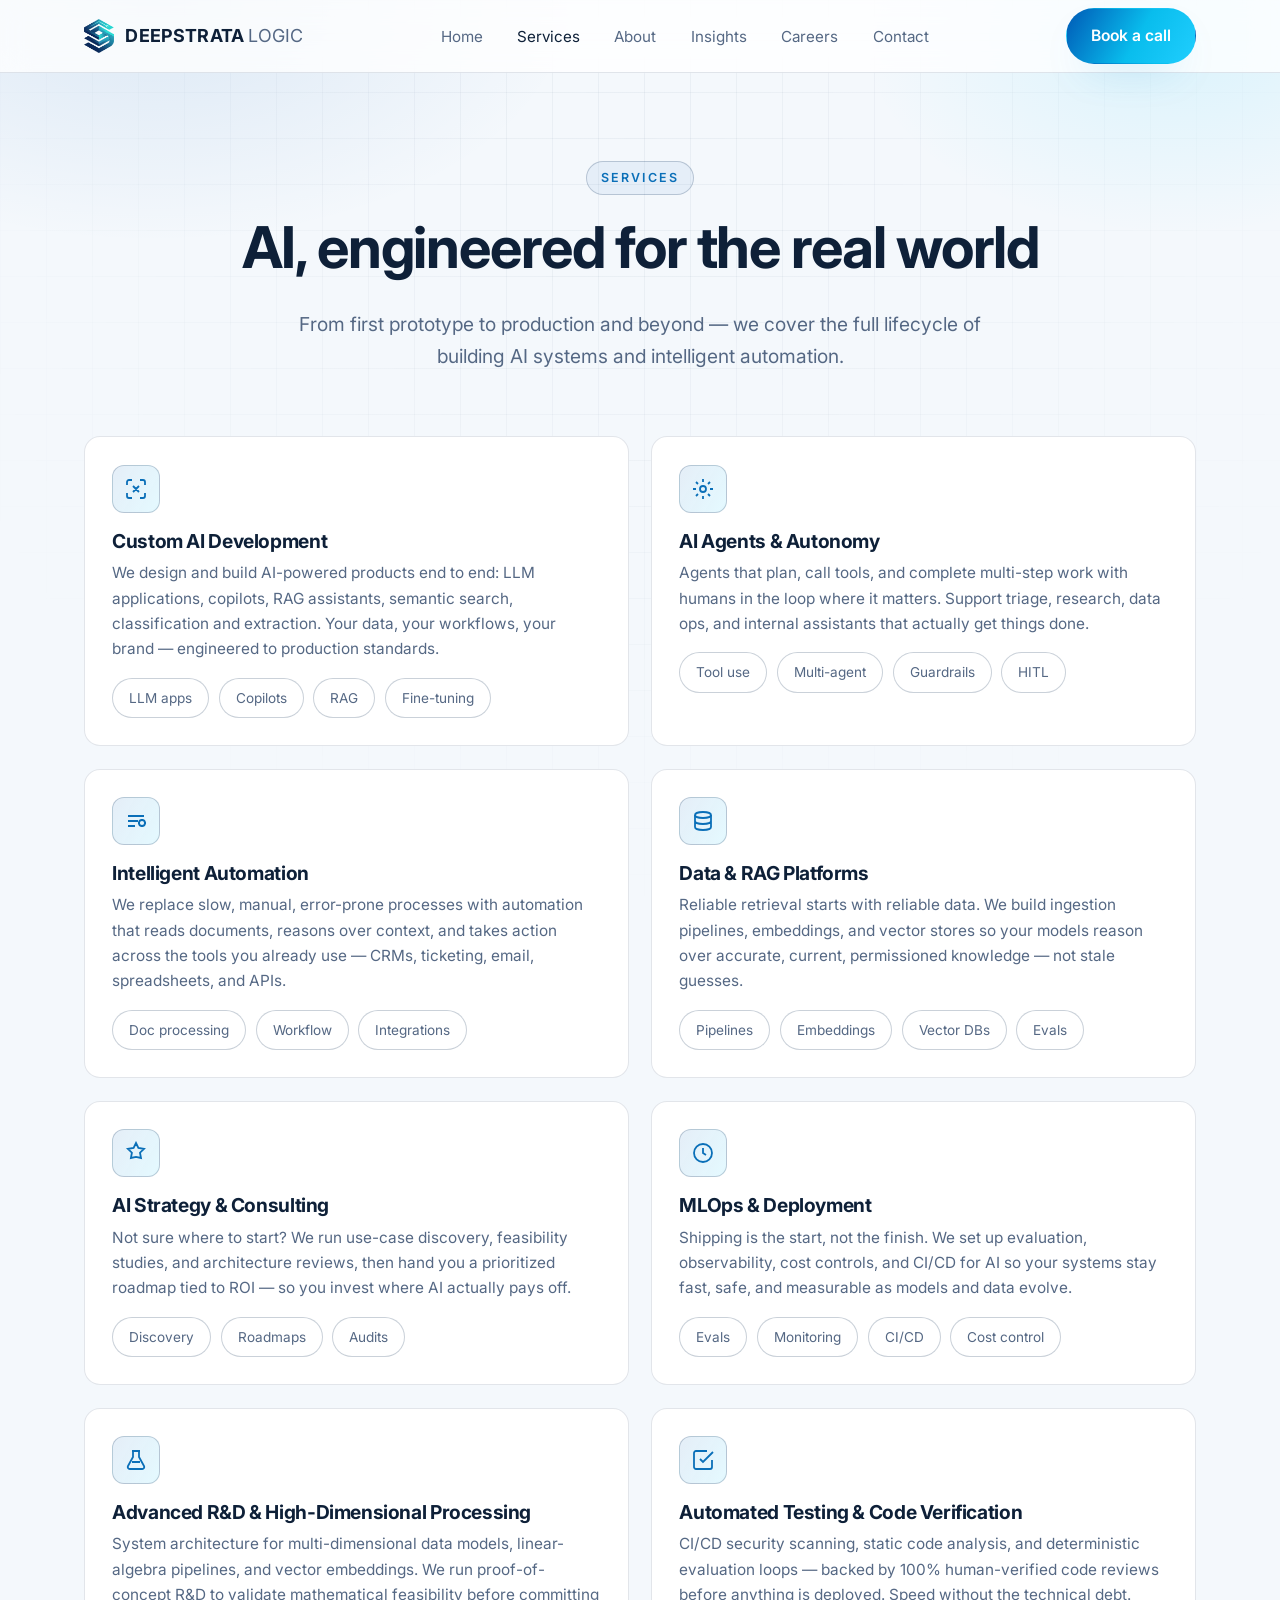
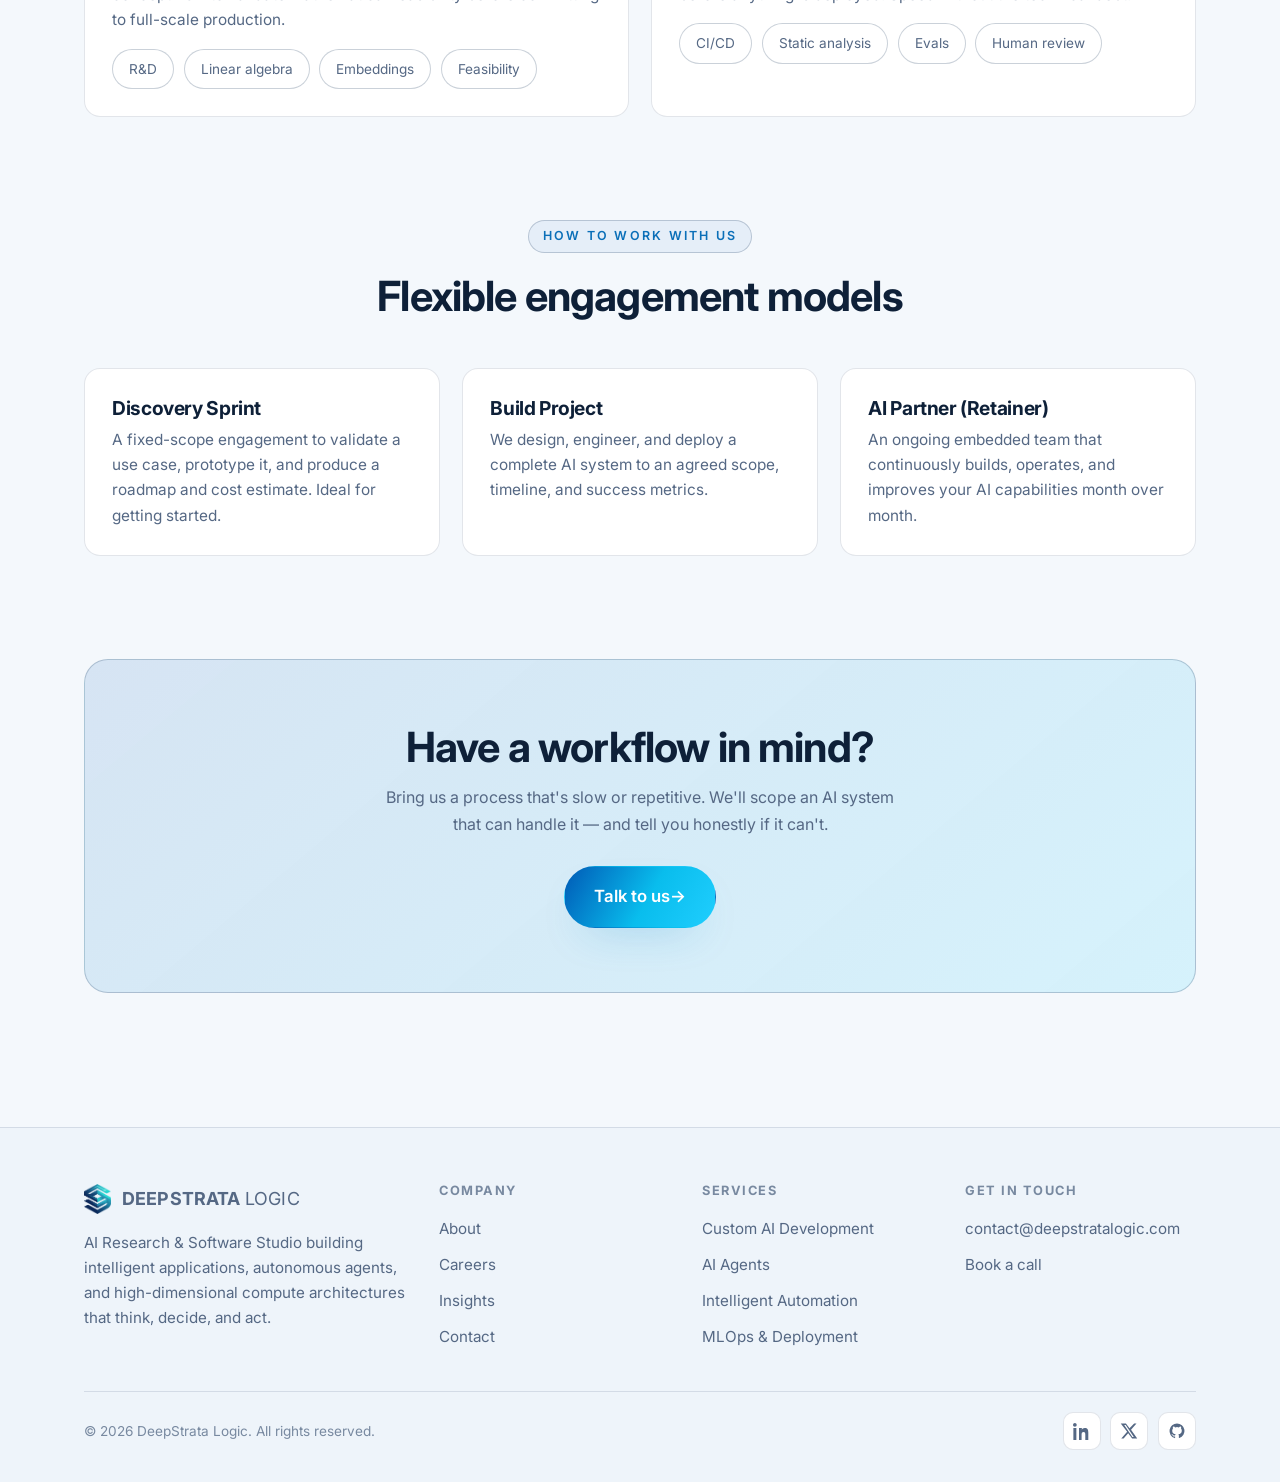
<file: services.html>
<!DOCTYPE html>
<html lang="en">
<head>
  <meta charset="UTF-8">
  <meta name="viewport" content="width=device-width, initial-scale=1.0">
  <title>Services — DeepStrata Logic</title>
  <meta name="description" content="AI development services and intelligent automation: custom LLM applications, autonomous agents, RAG platforms, AI strategy, and MLOps.">
  <link rel="icon" type="image/png" sizes="512x512" href="assets/favicon.png">
  <link rel="apple-touch-icon" href="assets/apple-touch-icon.png">
  <meta name="theme-color" content="#ffffff">
  <link rel="preconnect" href="https://fonts.googleapis.com">
  <link rel="preconnect" href="https://fonts.gstatic.com" crossorigin>
  <link href="https://fonts.googleapis.com/css2?family=Inter:wght@300;400;500;600;700;800&display=swap" rel="stylesheet">
  <link rel="stylesheet" href="assets/styles.css">
</head>
<body>
  <header class="site-header">
    <div class="container nav">
      <a class="brand" href="index.html" aria-label="DeepStrata Logic home">
        <img src="assets/logo-symbol.png" alt="">
        <span class="brand-word">DEEPSTRATA <span class="thin">LOGIC</span></span>
      </a>
      <nav>
        <ul class="nav-links">
          <li><a href="index.html">Home</a></li>
          <li><a href="services.html" class="active">Services</a></li>
          <li><a href="about.html">About</a></li>
          <li><a href="blog.html">Insights</a></li>
          <li><a href="careers.html">Careers</a></li>
          <li><a href="contact.html">Contact</a></li>
          <li class="nav-links-cta"><a class="btn btn-primary" href="contact.html">Book a call</a></li>
        </ul>
      </nav>
      <div class="nav-cta">
        <a class="btn btn-primary" href="contact.html">Book a call</a>
        <button class="nav-toggle" aria-label="Toggle menu" aria-expanded="false">
          <svg viewBox="0 0 24 24" fill="none" stroke="currentColor" stroke-width="2"><path d="M4 7h16M4 12h16M4 17h16" stroke-linecap="round"/></svg>
        </button>
      </div>
    </div>
  </header>

  <main>
    <section class="page-hero">
      <div class="container">
        <span class="eyebrow reveal">Services</span>
        <h1 class="reveal">AI, engineered for the real world</h1>
        <p class="lead reveal">From first prototype to production and beyond — we cover the full lifecycle of building AI systems and intelligent automation.</p>
      </div>
    </section>

    <section class="section" style="padding-top:1rem">
      <div class="container">
        <div class="grid grid-2">
          <article class="card reveal">
            <div class="icon"><svg viewBox="0 0 24 24" fill="none" stroke="currentColor" stroke-width="1.8"><path d="M8 3H5a2 2 0 0 0-2 2v3m0 8v3a2 2 0 0 0 2 2h3m8-18h3a2 2 0 0 1 2 2v3m0 8v3a2 2 0 0 1-2 2h-3M9 9l6 6m0-6l-6 6"/></svg></div>
            <h3>Custom AI Development</h3>
            <p>We design and build AI-powered products end to end: LLM applications, copilots, RAG assistants, semantic search, classification and extraction. Your data, your workflows, your brand — engineered to production standards.</p>
            <div class="pill-row" style="justify-content:flex-start;margin-top:1rem">
              <span class="pill">LLM apps</span><span class="pill">Copilots</span><span class="pill">RAG</span><span class="pill">Fine-tuning</span>
            </div>
          </article>
          <article class="card reveal">
            <div class="icon"><svg viewBox="0 0 24 24" fill="none" stroke="currentColor" stroke-width="1.8"><circle cx="12" cy="12" r="3"/><path d="M12 2v3m0 14v3M2 12h3m14 0h3M5 5l2 2m10 10l2 2M19 5l-2 2M7 17l-2 2"/></svg></div>
            <h3>AI Agents & Autonomy</h3>
            <p>Agents that plan, call tools, and complete multi-step work with humans in the loop where it matters. Support triage, research, data ops, and internal assistants that actually get things done.</p>
            <div class="pill-row" style="justify-content:flex-start;margin-top:1rem">
              <span class="pill">Tool use</span><span class="pill">Multi-agent</span><span class="pill">Guardrails</span><span class="pill">HITL</span>
            </div>
          </article>
          <article class="card reveal">
            <div class="icon"><svg viewBox="0 0 24 24" fill="none" stroke="currentColor" stroke-width="1.8"><path d="M4 7h16M4 12h10M4 17h7"/><circle cx="18" cy="14" r="3"/><path d="M18 11v-1m0 8v-1m3-3h1m-8 0h1"/></svg></div>
            <h3>Intelligent Automation</h3>
            <p>We replace slow, manual, error-prone processes with automation that reads documents, reasons over context, and takes action across the tools you already use — CRMs, ticketing, email, spreadsheets, and APIs.</p>
            <div class="pill-row" style="justify-content:flex-start;margin-top:1rem">
              <span class="pill">Doc processing</span><span class="pill">Workflow</span><span class="pill">Integrations</span>
            </div>
          </article>
          <article class="card reveal">
            <div class="icon"><svg viewBox="0 0 24 24" fill="none" stroke="currentColor" stroke-width="1.8"><ellipse cx="12" cy="6" rx="8" ry="3"/><path d="M4 6v6c0 1.7 3.6 3 8 3s8-1.3 8-3V6M4 12v6c0 1.7 3.6 3 8 3s8-1.3 8-3v-6"/></svg></div>
            <h3>Data & RAG Platforms</h3>
            <p>Reliable retrieval starts with reliable data. We build ingestion pipelines, embeddings, and vector stores so your models reason over accurate, current, permissioned knowledge — not stale guesses.</p>
            <div class="pill-row" style="justify-content:flex-start;margin-top:1rem">
              <span class="pill">Pipelines</span><span class="pill">Embeddings</span><span class="pill">Vector DBs</span><span class="pill">Evals</span>
            </div>
          </article>
          <article class="card reveal">
            <div class="icon"><svg viewBox="0 0 24 24" fill="none" stroke="currentColor" stroke-width="1.8"><path d="M12 2l2.4 5 5.6.8-4 3.9 1 5.3L12 15.9 6.9 17l1-5.3-4-3.9L9.6 7z"/></svg></div>
            <h3>AI Strategy & Consulting</h3>
            <p>Not sure where to start? We run use-case discovery, feasibility studies, and architecture reviews, then hand you a prioritized roadmap tied to ROI — so you invest where AI actually pays off.</p>
            <div class="pill-row" style="justify-content:flex-start;margin-top:1rem">
              <span class="pill">Discovery</span><span class="pill">Roadmaps</span><span class="pill">Audits</span>
            </div>
          </article>
          <article class="card reveal">
            <div class="icon"><svg viewBox="0 0 24 24" fill="none" stroke="currentColor" stroke-width="1.8"><path d="M3 12a9 9 0 1 0 18 0 9 9 0 0 0-18 0z"/><path d="M12 7v5l3 2"/></svg></div>
            <h3>MLOps & Deployment</h3>
            <p>Shipping is the start, not the finish. We set up evaluation, observability, cost controls, and CI/CD for AI so your systems stay fast, safe, and measurable as models and data evolve.</p>
            <div class="pill-row" style="justify-content:flex-start;margin-top:1rem">
              <span class="pill">Evals</span><span class="pill">Monitoring</span><span class="pill">CI/CD</span><span class="pill">Cost control</span>
            </div>
          </article>
          <article class="card reveal">
            <div class="icon"><svg viewBox="0 0 24 24" fill="none" stroke="currentColor" stroke-width="1.8"><path d="M9 3v6l-5 9a2 2 0 0 0 1.8 3h12.4a2 2 0 0 0 1.8-3l-5-9V3"/><path d="M8 3h8M8 14h8"/></svg></div>
            <h3>Advanced R&amp;D &amp; High-Dimensional Processing</h3>
            <p>System architecture for multi-dimensional data models, linear-algebra pipelines, and vector embeddings. We run proof-of-concept R&amp;D to validate mathematical feasibility before committing to full-scale production.</p>
            <div class="pill-row" style="justify-content:flex-start;margin-top:1rem">
              <span class="pill">R&amp;D</span><span class="pill">Linear algebra</span><span class="pill">Embeddings</span><span class="pill">Feasibility</span>
            </div>
          </article>
          <article class="card reveal">
            <div class="icon"><svg viewBox="0 0 24 24" fill="none" stroke="currentColor" stroke-width="1.8"><path d="M9 11l3 3L22 4"/><path d="M21 12v7a2 2 0 0 1-2 2H5a2 2 0 0 1-2-2V5a2 2 0 0 1 2-2h11"/></svg></div>
            <h3>Automated Testing &amp; Code Verification</h3>
            <p>CI/CD security scanning, static code analysis, and deterministic evaluation loops — backed by 100% human-verified code reviews before anything is deployed. Speed without the technical debt.</p>
            <div class="pill-row" style="justify-content:flex-start;margin-top:1rem">
              <span class="pill">CI/CD</span><span class="pill">Static analysis</span><span class="pill">Evals</span><span class="pill">Human review</span>
            </div>
          </article>
        </div>
      </div>
    </section>

    <!-- ENGAGEMENT MODELS -->
    <section class="section" style="padding-top:0">
      <div class="container">
        <div class="section-head center reveal">
          <span class="eyebrow">How to work with us</span>
          <h2>Flexible engagement models</h2>
        </div>
        <div class="grid grid-3">
          <div class="card reveal">
            <h3>Discovery Sprint</h3>
            <p class="muted">A fixed-scope engagement to validate a use case, prototype it, and produce a roadmap and cost estimate. Ideal for getting started.</p>
          </div>
          <div class="card reveal">
            <h3>Build Project</h3>
            <p class="muted">We design, engineer, and deploy a complete AI system to an agreed scope, timeline, and success metrics.</p>
          </div>
          <div class="card reveal">
            <h3>AI Partner (Retainer)</h3>
            <p class="muted">An ongoing embedded team that continuously builds, operates, and improves your AI capabilities month over month.</p>
          </div>
        </div>
      </div>
    </section>

    <section class="section" style="padding-top:0">
      <div class="container">
        <div class="cta-band reveal">
          <h2>Have a workflow in mind?</h2>
          <p>Bring us a process that's slow or repetitive. We'll scope an AI system that can handle it — and tell you honestly if it can't.</p>
          <a class="btn btn-primary btn-lg" href="contact.html"><span class="btn-arrow">Talk to us</span></a>
        </div>
      </div>
    </section>
  </main>

  <footer class="site-footer">
    <div class="container">
      <div class="footer-grid">
        <div class="footer-brand">
          <a class="brand" href="index.html" style="margin-bottom:1rem">
            <img src="assets/logo-symbol.png" alt="" style="height:30px;width:auto">
            <span class="brand-word">DEEPSTRATA <span class="thin">LOGIC</span></span>
          </a>
          <p>AI Research &amp; Software Studio building intelligent applications, autonomous agents, and high-dimensional compute architectures that think, decide, and act.</p>
        </div>
        <div><h4>Company</h4><ul>
          <li><a href="about.html">About</a></li><li><a href="careers.html">Careers</a></li>
          <li><a href="blog.html">Insights</a></li><li><a href="contact.html">Contact</a></li>
        </ul></div>
        <div><h4>Services</h4><ul>
          <li><a href="services.html">Custom AI Development</a></li><li><a href="services.html">AI Agents</a></li>
          <li><a href="services.html">Intelligent Automation</a></li><li><a href="services.html">MLOps & Deployment</a></li>
        </ul></div>
        <div><h4>Get in touch</h4><ul>
          <li><a href="mailto:contact@deepstratalogic.com">contact@deepstratalogic.com</a></li>
          <li><a href="contact.html">Book a call</a></li>
        </ul></div>
      </div>
      <div class="footer-bottom">
        <span>© <span id="year">2026</span> DeepStrata Logic. All rights reserved.</span>
        <div class="social">
          <a href="#" aria-label="LinkedIn"><svg viewBox="0 0 24 24" fill="currentColor"><path d="M4.98 3.5A2.5 2.5 0 1 1 0 3.5a2.5 2.5 0 0 1 4.98 0zM.5 8h4V24h-4V8zM8 8h3.8v2.2h.05c.53-1 1.83-2.2 3.77-2.2 4.03 0 4.78 2.65 4.78 6.1V24h-4v-6.9c0-1.65-.03-3.77-2.3-3.77-2.3 0-2.65 1.8-2.65 3.65V24H8V8z"/></svg></a>
          <a href="#" aria-label="X"><svg viewBox="0 0 24 24" fill="currentColor"><path d="M18.9 2H22l-7.3 8.3L23 22h-6.8l-5.3-6.9L4.8 22H1.7l7.8-8.9L1 2h6.9l4.8 6.3L18.9 2zm-2.4 18h1.9L7.6 4H5.6l10.9 16z"/></svg></a>
          <a href="https://github.com/DeepStrataLogic" target="_blank" rel="noopener" aria-label="GitHub"><svg viewBox="0 0 24 24" fill="currentColor"><path d="M12 2a10 10 0 0 0-3.16 19.49c.5.09.68-.22.68-.48v-1.7c-2.78.6-3.37-1.34-3.37-1.34-.45-1.16-1.11-1.47-1.11-1.47-.9-.62.07-.6.07-.6 1 .07 1.53 1.03 1.53 1.03.9 1.53 2.34 1.09 2.91.83.09-.65.35-1.09.63-1.34-2.22-.25-4.55-1.11-4.55-4.94 0-1.09.39-1.98 1.03-2.68-.1-.25-.45-1.27.1-2.65 0 0 .84-.27 2.75 1.02a9.6 9.6 0 0 1 5 0c1.91-1.29 2.75-1.02 2.75-1.02.55 1.38.2 2.4.1 2.65.64.7 1.03 1.59 1.03 2.68 0 3.84-2.34 4.68-4.57 4.93.36.31.68.92.68 1.85v2.74c0 .27.18.58.69.48A10 10 0 0 0 12 2z"/></svg></a>
        </div>
      </div>
    </div>
  </footer>

  <script src="assets/main.js"></script>
</body>
</html>
</file>
<file: assets/styles.css>
/* ==========================================================================
   DeepStrata Logic — shared stylesheet (light theme)
   Brand: #005AB6 (blue) · #09BDED (sky) · #20CEFE (cyan) · #FFFFFF
   Type:  Inter (Bold headings, Regular body)
   ========================================================================== */

:root {
  /* Brand */
  --blue: #005AB6;
  --sky: #09BDED;
  --cyan: #20CEFE;
  --white: #ffffff;

  /* Surfaces */
  --bg: #f4f8fc;
  --surface: #ffffff;
  --surface-2: #eef3f9;
  --border: rgba(16, 45, 82, 0.12);
  --border-strong: rgba(16, 45, 82, 0.22);

  /* Text */
  --heading: #0e2038;
  --text: #35485e;
  --text-muted: #556884;
  --text-dim: #7889a0;
  --accent: #0a6fb8;              /* readable brand blue for links/icons on light */

  /* Gradients */
  --grad: linear-gradient(120deg, #005AB6 0%, #09BDED 55%, #20CEFE 100%);
  --grad-text: linear-gradient(120deg, #0050a6 0%, #0a80bd 55%, #0a9ccb 100%);
  --grad-soft: linear-gradient(120deg, rgba(0,90,182,0.10), rgba(32,206,254,0.12));

  --radius: 16px;
  --radius-sm: 10px;
  --shadow: 0 22px 48px -30px rgba(12, 38, 74, 0.35);
  --shadow-glow: 0 18px 44px -22px rgba(9, 137, 200, 0.4);

  --maxw: 1160px;
  --space: clamp(4rem, 8vw, 7rem);
}

*, *::before, *::after { box-sizing: border-box; }

html { scroll-behavior: smooth; -webkit-text-size-adjust: 100%; }

body {
  margin: 0;
  font-family: 'Inter', system-ui, -apple-system, Segoe UI, Roboto, sans-serif;
  background: var(--bg);
  color: var(--text);
  line-height: 1.65;
  -webkit-font-smoothing: antialiased;
  overflow-x: hidden;
}

/* Ambient background tints */
body::before {
  content: "";
  position: fixed;
  inset: 0;
  z-index: -2;
  background:
    radial-gradient(55% 45% at 12% 0%, rgba(0, 90, 182, 0.10), transparent 60%),
    radial-gradient(45% 40% at 92% 4%, rgba(32, 206, 254, 0.12), transparent 55%),
    var(--bg);
}
body::after {
  content: "";
  position: fixed;
  inset: 0;
  z-index: -1;
  background-image:
    linear-gradient(to right, rgba(16, 45, 82, 0.05) 1px, transparent 1px),
    linear-gradient(to bottom, rgba(16, 45, 82, 0.05) 1px, transparent 1px);
  background-size: 46px 46px;
  mask-image: radial-gradient(circle at 50% 18%, #000 0%, transparent 78%);
  -webkit-mask-image: radial-gradient(circle at 50% 18%, #000 0%, transparent 78%);
}

img { max-width: 100%; display: block; }
a { color: inherit; text-decoration: none; }

h1, h2, h3, h4 { line-height: 1.15; margin: 0 0 0.5em; font-weight: 700; letter-spacing: -0.02em; color: var(--heading); overflow-wrap: break-word; }
h1 { font-size: clamp(2.2rem, 5.2vw, 3.6rem); }
h2 { font-size: clamp(1.7rem, 3.6vw, 2.6rem); }
h3 { font-size: 1.2rem; }
p { margin: 0 0 1rem; }

.container { width: 100%; max-width: var(--maxw); margin: 0 auto; padding: 0 1.5rem; }
.section { padding: var(--space) 0; }
.text-grad {
  background: var(--grad-text);
  -webkit-background-clip: text; background-clip: text; color: transparent;
}
.center { text-align: center; }
.muted { color: var(--text-muted); }
.sr-only { position: absolute; width: 1px; height: 1px; padding: 0; margin: -1px; overflow: hidden; clip: rect(0,0,0,0); white-space: nowrap; border: 0; }
.eyebrow {
  display: inline-block;
  font-size: 0.78rem; font-weight: 600; letter-spacing: 0.18em; text-transform: uppercase;
  color: var(--accent);
  padding: 0.35rem 0.85rem;
  border: 1px solid var(--border-strong);
  border-radius: 999px;
  background: rgba(0, 90, 182, 0.06);
  margin-bottom: 1.2rem;
}
.lead { font-size: clamp(1.05rem, 1.6vw, 1.2rem); color: var(--text-muted); max-width: 62ch; }
.section-head { max-width: 60ch; margin: 0 auto 3rem; }
.section-head.center { text-align: center; }

/* ---------- Buttons ---------- */
.btn {
  display: inline-flex; align-items: center; gap: 0.5rem;
  font-weight: 600; font-size: 0.98rem;
  padding: 0.85rem 1.5rem; border-radius: 999px;
  border: 1px solid transparent; cursor: pointer;
  transition: transform .18s ease, box-shadow .18s ease, background .18s ease, border-color .18s ease;
  white-space: nowrap;
}
.btn:hover { transform: translateY(-2px); }
.btn-primary { background: var(--grad); color: #ffffff; box-shadow: var(--shadow-glow); }
.btn-primary:hover { box-shadow: 0 24px 60px -20px rgba(9,137,200,.55); }
.btn-ghost { background: #ffffff; color: var(--heading); border-color: var(--border-strong); }
.btn-ghost:hover { background: #f3f8fd; border-color: var(--accent); color: var(--accent); }
.btn-lg { padding: 1rem 1.8rem; font-size: 1.05rem; }
.btn-arrow::after { content: "\2192"; transition: transform .18s ease; }
.btn:hover .btn-arrow::after, .btn-arrow:hover::after { transform: translateX(3px); }

/* ---------- Header / nav ---------- */
.site-header {
  position: sticky; top: 0; z-index: 50;
  backdrop-filter: blur(14px);
  background: rgba(255, 255, 255, 0.78);
  border-bottom: 1px solid var(--border);
}
.nav {
  display: flex; align-items: center; justify-content: space-between;
  height: 72px;
}
.brand { display: flex; align-items: center; gap: 0.7rem; font-weight: 700; color: var(--heading); }
.brand img { height: 34px; width: auto; }
.brand-word { font-size: 1.12rem; letter-spacing: 0.01em; }
.brand-word .thin { font-weight: 400; color: var(--text-muted); }
.nav-links { display: flex; align-items: center; gap: 0.35rem; list-style: none; margin: 0; padding: 0; }
.nav-links a {
  padding: 0.5rem 0.9rem; border-radius: 999px;
  font-size: 0.95rem; color: var(--text-muted);
  transition: color .15s, background .15s;
}
.nav-links a:hover { color: var(--heading); background: rgba(16,45,82,0.05); }
.nav-links a.active { color: var(--heading); }
.nav-cta { display: flex; align-items: center; gap: 0.6rem; }
.nav-toggle {
  display: none; background: none; border: 1px solid var(--border-strong);
  border-radius: 10px; width: 42px; height: 42px; cursor: pointer;
  color: var(--heading); align-items: center; justify-content: center;
}
.nav-toggle svg { width: 22px; height: 22px; }

/* ---------- Hero ---------- */
.hero { padding: clamp(3.5rem, 8vw, 6.5rem) 0 clamp(3rem, 6vw, 5rem); }
.hero-grid { display: grid; grid-template-columns: 1.1fr 0.9fr; gap: 3rem; align-items: center; }
.hero-grid > * { min-width: 0; }
.hero-visual { overflow: hidden; }
.codeline { overflow-wrap: anywhere; }
.hero h1 { margin-bottom: 1.1rem; }
.hero .lead { margin-bottom: 2rem; }
.hero-actions { display: flex; flex-wrap: wrap; gap: 0.9rem; margin-bottom: 2.4rem; }
.hero-stats { display: flex; flex-wrap: wrap; gap: 2rem; }
.hero-stats .num { font-size: 1.7rem; font-weight: 700; color: var(--heading); }
.hero-stats .lbl { font-size: 0.85rem; color: var(--text-dim); }

/* Hero visual (floating panel) */
.hero-visual {
  position: relative; border-radius: 22px; padding: 1.6rem;
  background: linear-gradient(160deg, #ffffff, #eef5fc);
  border: 1px solid var(--border); box-shadow: var(--shadow);
}
.hero-visual .glow {
  position: absolute; inset: -1px; border-radius: 22px; padding: 1px;
  background: var(--grad); -webkit-mask: linear-gradient(#000 0 0) content-box, linear-gradient(#000 0 0);
  -webkit-mask-composite: xor; mask-composite: exclude; opacity: 0.55; pointer-events: none;
}
.codeline { display: flex; gap: 0.5rem; align-items: center; font-family: ui-monospace, SFMono-Regular, Menlo, monospace; font-size: 0.82rem; color: var(--text-muted); padding: 0.35rem 0; }
.codeline .dot { width: 8px; height: 8px; border-radius: 50%; background: var(--accent); flex: none; }
.hero-visual .bar { height: 8px; border-radius: 999px; background: rgba(16,45,82,0.08); margin: 0.55rem 0; overflow: hidden; }
.hero-visual .bar i { display: block; height: 100%; background: var(--grad); border-radius: 999px; }
.hero-visual .chip { display:inline-block; font-size:.72rem; padding:.25rem .6rem; border-radius:999px; border:1px solid var(--border-strong); color:var(--accent); margin:.2rem .3rem 0 0;}

/* ---------- Cards / grids ---------- */
.grid { display: grid; gap: 1.4rem; }
.grid-2 { grid-template-columns: repeat(2, 1fr); }
.grid-3 { grid-template-columns: repeat(3, 1fr); }
.grid-4 { grid-template-columns: repeat(4, 1fr); }

.card {
  background: var(--surface);
  border: 1px solid var(--border);
  border-radius: var(--radius);
  padding: 1.7rem;
  transition: transform .2s ease, border-color .2s ease, box-shadow .2s ease;
}
.card:hover { transform: translateY(-4px); border-color: var(--border-strong); box-shadow: var(--shadow); }
.card h3 { margin-bottom: 0.5rem; }
.card p { color: var(--text-muted); margin: 0; font-size: 0.96rem; }
.card .icon {
  width: 48px; height: 48px; border-radius: 12px; margin-bottom: 1.1rem;
  display: grid; place-items: center;
  background: var(--grad-soft); border: 1px solid var(--border-strong);
  color: var(--accent);
}
.card .icon svg { width: 24px; height: 24px; }
.card-link { color: var(--accent); font-weight: 600; font-size: 0.9rem; display: inline-flex; gap: .35rem; margin-top: 1rem; }

/* Feature list with numbers */
.steps { counter-reset: step; }
.step { display: flex; gap: 1.1rem; padding: 1.3rem 0; border-top: 1px solid var(--border); }
.step:first-child { border-top: 0; }
.step .n {
  counter-increment: step; flex: none;
  width: 40px; height: 40px; border-radius: 10px; display: grid; place-items: center;
  font-weight: 700; color: #ffffff; background: var(--grad);
}
.step .n::before { content: counter(step, decimal-leading-zero); }
.step h3 { margin-bottom: .25rem; }
.step p { color: var(--text-muted); margin: 0; }

/* Stat band */
.stats-band { display: grid; grid-template-columns: repeat(4,1fr); gap: 1rem; text-align: center; }
.stats-band .num { font-size: clamp(1.8rem, 4vw, 2.6rem); font-weight: 700; }
.stats-band .lbl { color: var(--text-muted); font-size: 0.9rem; }

/* CTA band */
.cta-band {
  position: relative; overflow: hidden;
  border-radius: 24px; padding: clamp(2.5rem, 5vw, 4rem);
  background: linear-gradient(140deg, rgba(0,90,182,0.12), rgba(32,206,254,0.14));
  border: 1px solid var(--border-strong); text-align: center;
}
.cta-band h2 { max-width: 20ch; margin: 0 auto 0.8rem; }
.cta-band p { color: var(--text-muted); max-width: 52ch; margin: 0 auto 1.8rem; }

/* Pills / tags */
.pill-row { display: flex; flex-wrap: wrap; gap: .6rem; justify-content: center; }
.pill { border: 1px solid var(--border-strong); border-radius: 999px; padding: .5rem 1rem; font-size: .85rem; color: var(--text-muted); background: #ffffff; }

/* ---------- Page hero (inner pages) ---------- */
.page-hero { padding: clamp(3.5rem, 7vw, 5.5rem) 0 clamp(2rem, 4vw, 3rem); text-align: center; }
.page-hero .lead { margin: 0 auto; }

/* ---------- Blog cards ---------- */
.post { display: flex; flex-direction: column; }
.post .thumb { height: 160px; border-radius: 12px; margin-bottom: 1.1rem; background: var(--grad-soft); border: 1px solid var(--border); position: relative; overflow: hidden; }
.post .thumb::after { content:""; position:absolute; inset:0; background: radial-gradient(circle at 30% 30%, rgba(32,206,254,.35), transparent 60%); }
.post .meta { font-size: .8rem; color: var(--text-dim); display: flex; gap: .6rem; margin-bottom: .5rem; }
.post .tag { color: var(--accent); }
.post h3 { font-size: 1.1rem; }

/* ---------- Careers ---------- */
.role {
  display: flex; align-items: center; justify-content: space-between; gap: 1rem;
  padding: 1.3rem 1.5rem; border: 1px solid var(--border); border-radius: var(--radius);
  background: var(--surface); transition: border-color .2s, transform .2s, box-shadow .2s;
}
.role:hover { border-color: var(--border-strong); transform: translateY(-2px); box-shadow: var(--shadow); }
.role .role-meta { display: flex; gap: .8rem; flex-wrap: wrap; color: var(--text-dim); font-size: .85rem; margin-top: .3rem; }
.role .role-meta span { display: inline-flex; align-items: center; gap: .3rem; }

/* ---------- Forms ---------- */
.form-grid { display: grid; gap: 1.1rem; }
.field { display: flex; flex-direction: column; gap: .4rem; }
.field label { font-size: .85rem; color: var(--text-muted); font-weight: 500; }
.field input, .field textarea, .field select {
  width: 100%; padding: .85rem 1rem; border-radius: var(--radius-sm);
  background: var(--surface-2); border: 1px solid var(--border);
  color: var(--heading); font: inherit; transition: border-color .15s, box-shadow .15s;
}
.field input::placeholder, .field textarea::placeholder { color: var(--text-dim); }
.field input:focus, .field textarea:focus, .field select:focus {
  outline: none; border-color: var(--accent); box-shadow: 0 0 0 3px rgba(10,111,184,.15); background: #fff;
}
.field textarea { resize: vertical; min-height: 130px; }
.contact-grid { display: grid; grid-template-columns: 0.9fr 1.1fr; gap: 3rem; align-items: start; }
.contact-info .item { display: flex; gap: .9rem; padding: 1rem 0; border-top: 1px solid var(--border); }
.contact-info .item:first-child { border-top: 0; }
.contact-info .item .ic { color: var(--accent); flex: none; }
.contact-info strong { color: var(--heading); }
.contact-info a { color: var(--accent); }

/* ---------- Footer ---------- */
.site-footer { border-top: 1px solid var(--border); margin-top: 2rem; background: #eef4fa; }
.footer-grid { display: grid; grid-template-columns: 1.4fr 1fr 1fr 1fr; gap: 2rem; padding: 3.5rem 0 2rem; }
.site-footer h4 { font-size: .8rem; letter-spacing: .12em; text-transform: uppercase; color: var(--text-dim); margin-bottom: 1rem; }
.site-footer ul { list-style: none; margin: 0; padding: 0; }
.site-footer li { margin-bottom: .6rem; }
.site-footer a { color: var(--text-muted); font-size: .95rem; }
.site-footer a:hover { color: var(--heading); }
.footer-brand p { color: var(--text-muted); font-size: .95rem; max-width: 34ch; }
.footer-bottom { display: flex; flex-wrap: wrap; gap: 1rem; justify-content: space-between; align-items: center; padding: 1.3rem 0 2rem; border-top: 1px solid var(--border); color: var(--text-dim); font-size: .85rem; }
.social { display: flex; gap: .6rem; }
.social a { width: 38px; height: 38px; border-radius: 10px; border: 1px solid var(--border); display: grid; place-items: center; color: var(--text-muted); background: #fff; }
.social a:hover { color: var(--accent); border-color: var(--accent); }
.social svg { width: 18px; height: 18px; }

/* ---------- Reveal on scroll ---------- */
.reveal { opacity: 0; transform: translateY(18px); transition: opacity .6s ease, transform .6s ease; }
.reveal.in { opacity: 1; transform: none; }

/* ---------- Responsive ---------- */
@media (max-width: 940px) {
  .hero-grid { grid-template-columns: 1fr; }
  .hero-visual { order: -1; }
  .contact-grid { grid-template-columns: 1fr; }
  .footer-grid { grid-template-columns: 1fr 1fr; }
  .grid-4 { grid-template-columns: repeat(2, 1fr); }
  .stats-band { grid-template-columns: repeat(2, 1fr); gap: 2rem 1rem; }
}
@media (min-width: 761px) {
  .nav-links-cta { display: none; }
}
@media (max-width: 760px) {
  .nav-links, .nav-cta .btn { display: none; }
  .nav-toggle { display: inline-flex; }
  .site-header.open .nav-links {
    display: flex; position: absolute; left: 0; right: 0; top: 72px;
    flex-direction: column; align-items: stretch; gap: .2rem;
    background: rgba(255, 255, 255, 0.98); backdrop-filter: blur(14px);
    padding: 1rem 1.5rem 1.5rem; border-bottom: 1px solid var(--border);
    box-shadow: var(--shadow);
  }
  .site-header.open .nav-links a { padding: .8rem 1rem; border-radius: 10px; }
  .nav-links-cta { margin-top: .5rem; }
  .nav-links-cta a { justify-content: center; }
}
@media (max-width: 620px) {
  .grid-2, .grid-3, .grid-4 { grid-template-columns: 1fr; }
  .footer-grid { grid-template-columns: 1fr; }
  .role { flex-direction: column; align-items: flex-start; }
  .hero-stats { gap: 1.4rem; }
}

@media (prefers-reduced-motion: reduce) {
  * { scroll-behavior: auto !important; }
  .reveal { opacity: 1; transform: none; transition: none; }
}
</file>
